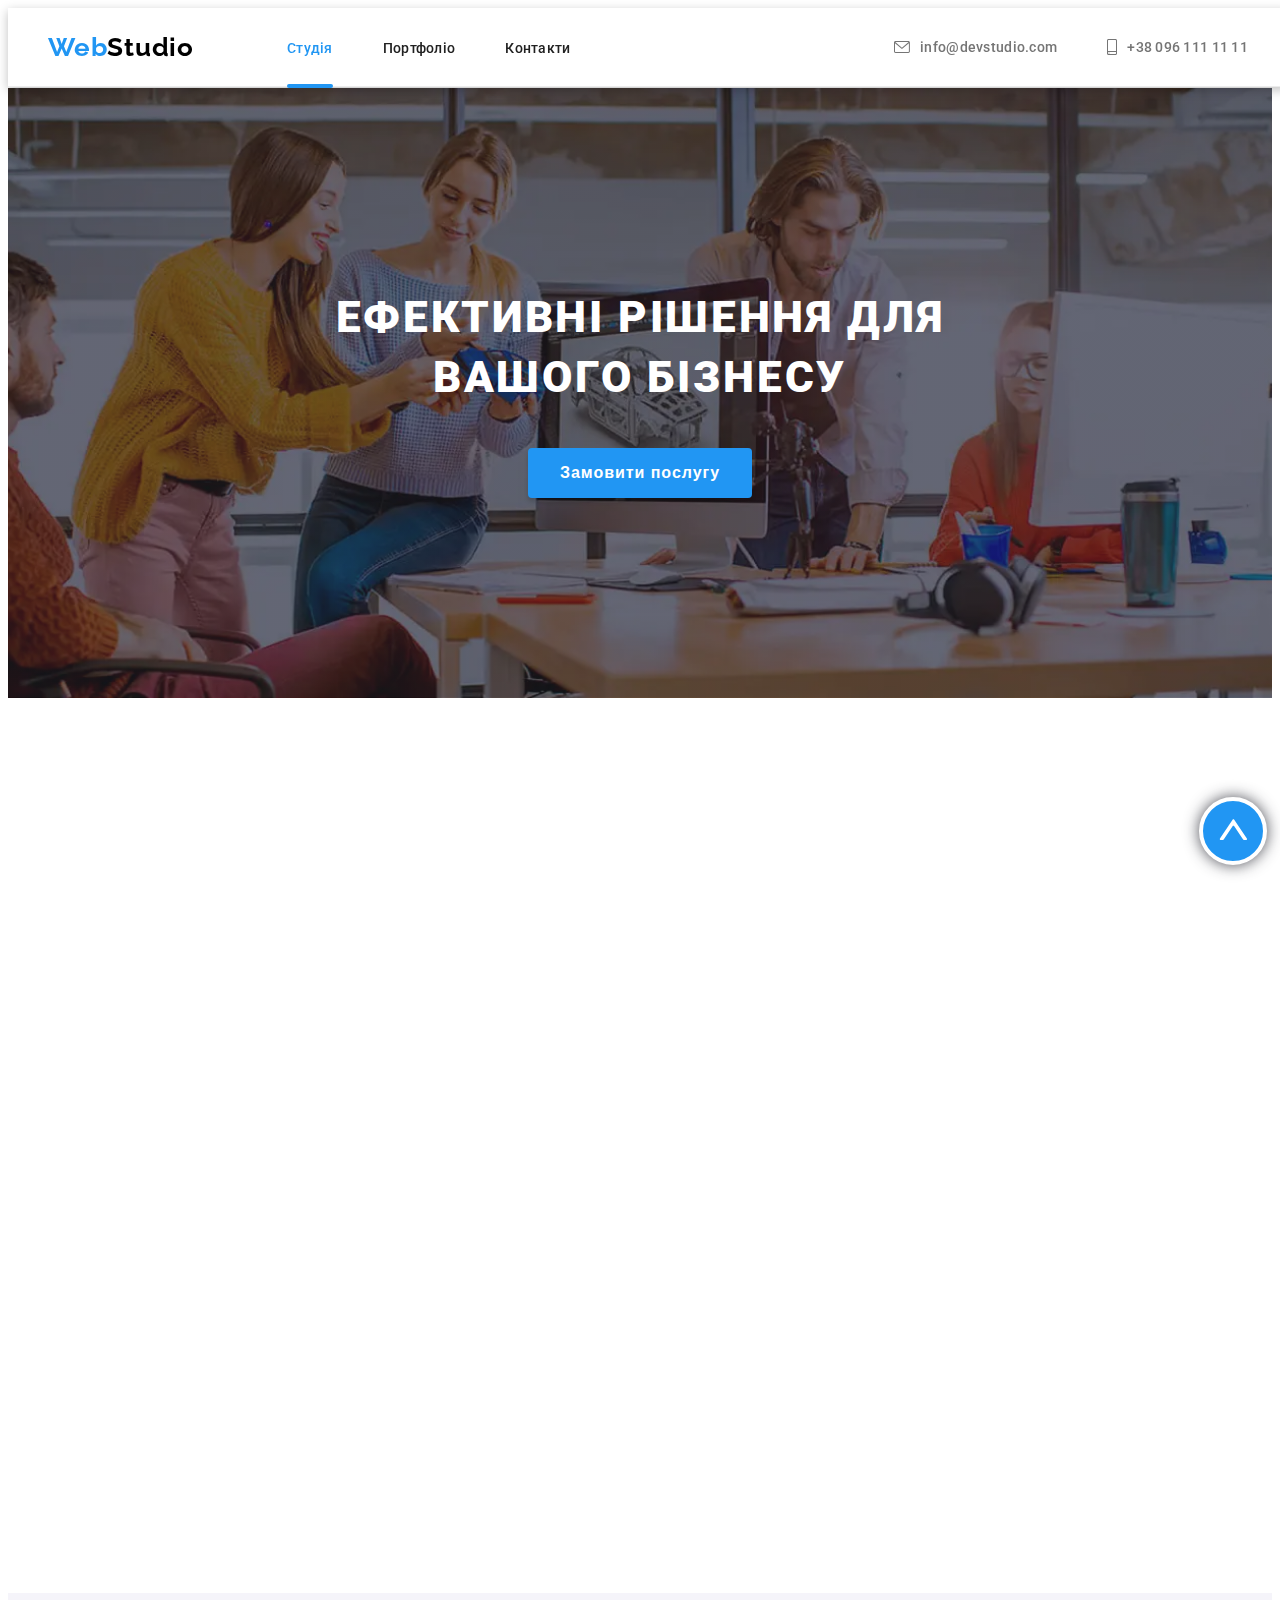
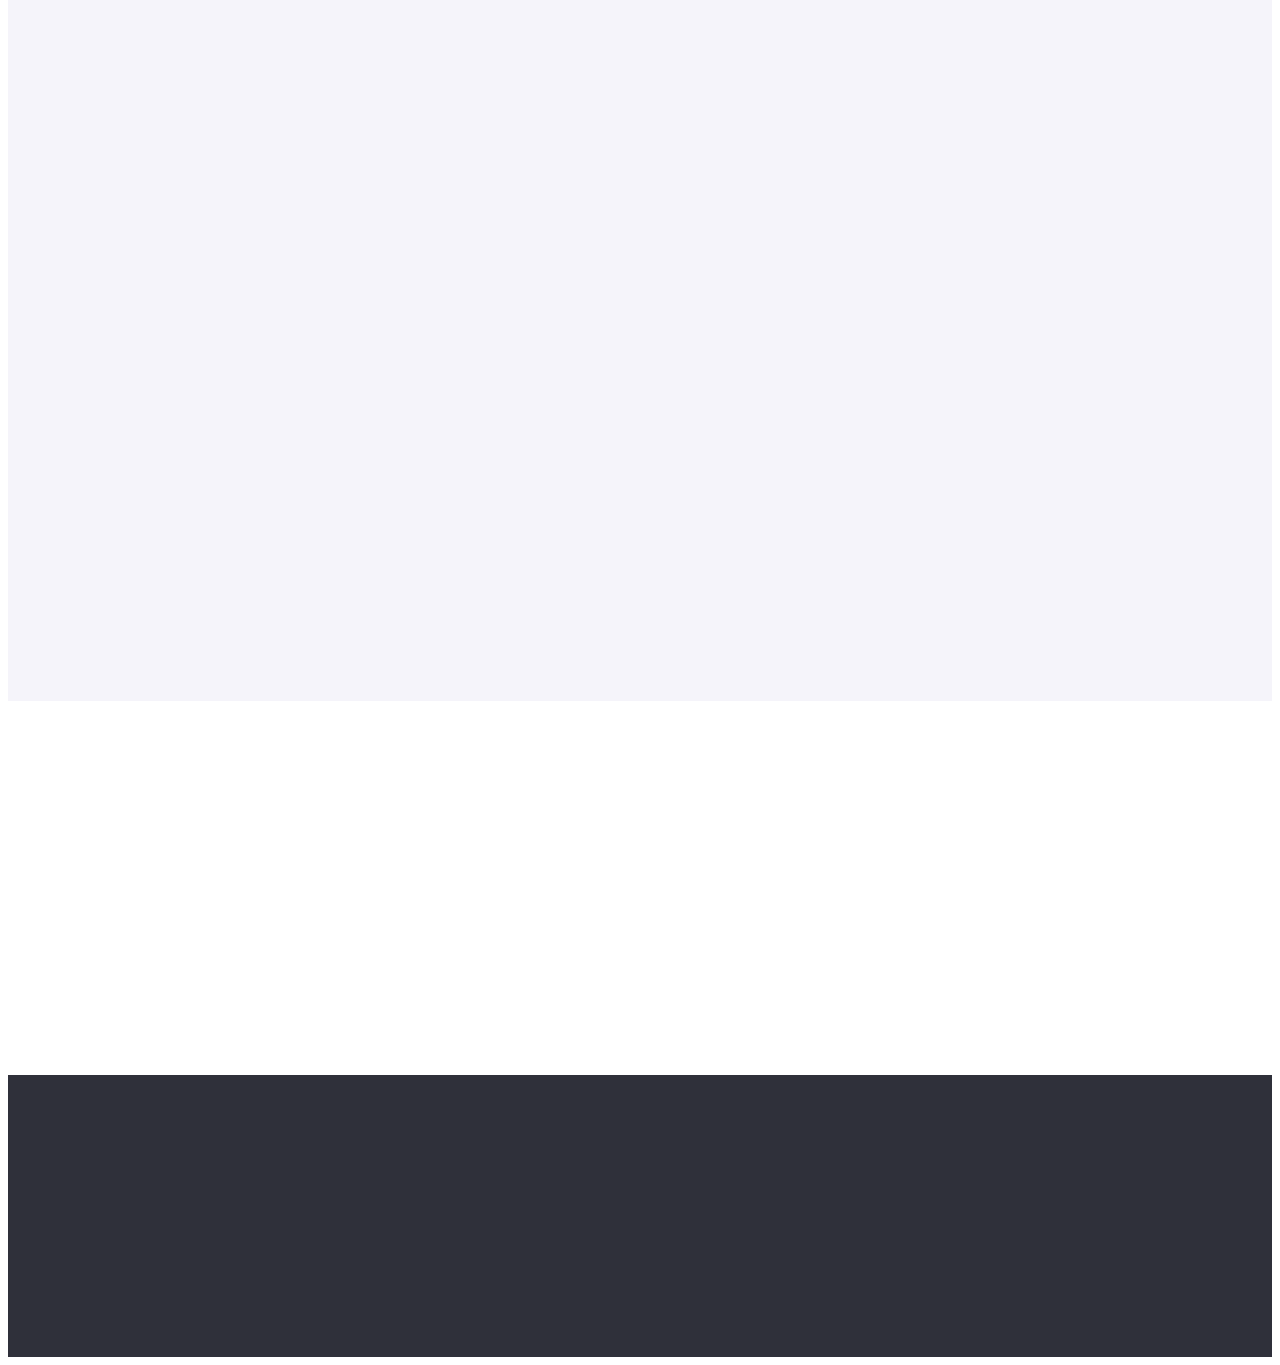
<file: index.html>
<!DOCTYPE html>
<html lang="en">
  <head>
    <meta charset="UTF-8" />
    <meta http-equiv="X-UA-Compatible" content="IE=edge" />
    <meta name="viewport" content="width=device-width, initial-scale=1.0" />
    <title>WebStudio</title>
    <link rel="preconnect" href="https://fonts.googleapis.com" />
    <link rel="preconnect" href="https://fonts.gstatic.com" crossorigin />
    <link
      href="https://fonts.googleapis.com/css2?family=Raleway:wght@700&family=Roboto:wght@400;500;700;900&display=swap"
      rel="stylesheet"
    />
    <link
      rel="stylesheet"
      href="https://cdnjs.cloudflare.com/ajax/libs/modern-normalize/2.0.0/modern-normalize.min.css"
      integrity="sha512-4xo8blKMVCiXpTaLzQSLSw3KFOVPWhm/TRtuPVc4WG6kUgjH6J03IBuG7JZPkcWMxJ5huwaBpOpnwYElP/m6wg=="
      crossorigin="anonymous"
      referrerpolicy="no-referrer"
    />
    <link rel="stylesheet" href=".//styles/main.min.css" />
    <link href="https://unpkg.com/aos@2.3.1/dist/aos.css" rel="stylesheet" />
  </head>
  <body>
    <!-- Шапка сайту -->
    <header class="header" id="header">
      <div class="container">
        <div class="header__container" data-aos="fade-down">
          <!-- Лого -->
          <a class="header__logo" href="./index.html"
            >Web<span class="header__logo__accent--header">Studio</span></a
          >
          <!-- Головна навігація сайту -->
          <nav class="header__nav">
            <ul class="header__list">
              <li class="header__item">
                <a
                  class="header__link header__link--checked"
                  href="./index.html"
                  >Студія</a
                >
              </li>
              <li class="header__item">
                <a class="header__link" href="./portfolio.html">Портфоліо</a>
              </li>
              <li class="header__item">
                <a class="header__link" href="#contacts">Контакти</a>
              </li>
            </ul>
          </nav>
          <!-- Контакти -->
          <ul class="header__contacts">
            <li class="header__contact">
              <a
                class="header__address"
                href="mailto:info@devstudio.com"
                target="_blank"
              >
                <svg class="header__icon" width="14" height="10">
                  <use href="./img/icons.svg#letter"></use>
                </svg>
                info@devstudio.com</a
              >
            </li>
            <li class="header__contact">
              <a
                class="header__address"
                href="tel:+380961111111"
                target="_blank"
              >
                <svg class="header__icon" width="10" height="14">
                  <use href="./img/icons.svg#smartphone"></use>
                </svg>
                +38 096 111 11 11</a
              >
            </li>
          </ul>
          <button data-menu-open class="header__menu">
            <svg class="header__svg" width="40" height="40">
              <use href="./img/icons.svg#menu"></use>
            </svg>
          </button>
        </div>
      </div>
    </header>
    <!-- Головна сторінка -->
    <main>
      <div class="hero__padding" id="scroll-to-top"></div>
      <!-- Головна частина сайту -->
      <section class="hero">
        <div class="container hero__container">
          <h1 class="hero__title">Ефективні рішення для вашого бізнесу</h1>
          <button class="hero__button" type="button" data-modal-open>
            Замовити послугу
          </button>
        </div>
      </section>
      <!-- Переваги -->
      <section class="advantages">
        <div class="container">
          <ul class="advantages__list">
            <li class="advantages__item" data-aos="fade-right">
              <div class="advantages__icon">
                <svg class="advantages__svg" width="70" height="70">
                  <use href="./img/icons.svg#antenna"></use>
                </svg>
              </div>
              <h3 class="advantages__subtitle">УВАГА ДО ДЕТАЛЕЙ</h3>
              <p class="advantages__desc">
                Ідейні міркування, і навіть початок повсякденної роботи з
                формування позиції.
              </p>
            </li>
            <li class="advantages__item" data-aos="fade-up">
              <div class="advantages__icon">
                <svg class="advantages__svg" width="70" height="70">
                  <use href="./img/icons.svg#clock"></use>
                </svg>
              </div>
              <h3 class="advantages__subtitle">ПУНКТУАЛЬНІСТЬ</h3>
              <p class="advantages__desc">
                Завдання організації, особливо рамки і місце навчання кадрів
                тягне у себе.
              </p>
            </li>
            <li class="advantages__item" data-aos="fade-down">
              <div class="advantages__icon">
                <svg class="advantages__svg" width="70" height="70">
                  <use href="./img/icons.svg#diagram"></use>
                </svg>
              </div>
              <h3 class="advantages__subtitle">ПЛАНУВАННЯ</h3>
              <p class="advantages__desc">
                Так само консультація з широким активом значною мірою зумовлює.
              </p>
            </li>
            <li class="advantages__item" data-aos="fade-left">
              <div class="advantages__icon">
                <svg class="advantages__svg" width="70" height="70">
                  <use href="./img/icons.svg#astronaut"></use>
                </svg>
              </div>
              <h3 class="advantages__subtitle">СУЧАСНІ ТЕХНОЛОГІЇ</h3>
              <p class="advantages__desc">
                Значимість цих проблем настільки очевидна, що реалізація
                планових завдань.
              </p>
            </li>
          </ul>
        </div>
      </section>
      <!-- Секція: Чим ми займаємося -->
      <section class="doing">
        <div class="container">
          <h2 class="doing__title" data-aos="zoom-in-up">Чим ми займаємося</h2>
          <ul class="doing__list">
            <li data-aos="zoom-in-down">
              <a href="#" class="doing__link">
                <picture>
                  <source
                    srcset="
                      ./img/desktop/doing/doing-1@1x-desktop.webp 1x,
                      ./img/desktop/doing/doing-1@2x-desktop.webp 2x
                    "
                    media="(min-width: 1200px)"
                  />
                  <img
                    class="doing__img"
                    class="Чоловік пише код"
                    src="./img/desktop/doing/doing-1@1x-desktop.webp 1x"
                  />
                </picture>
                <div class="doing__overlay">
                  <h3 class="doing__subtitle">Десктопні додатки</h3>
                </div>
              </a>
            </li>
            <li data-aos="zoom-in-up">
              <a href="#" class="doing__link">
                <picture>
                  <source
                    srcset="
                      ./img/desktop/doing/doing-2@1x-desktop.webp 1x,
                      ./img/desktop/doing/doing-2@2x-desktop.webp 2x
                    "
                    media="(min-width: 1200px)"
                  />
                  <img
                    class="doing__img"
                    class="Жінка вибирає дизайн"
                    src="./img/desktop/doing/doing-2@1x-desktop.webp 1x"
                  />
                </picture>
                <div class="doing__overlay">
                  <h3 class="doing__subtitle">Мобільні додатки</h3>
                </div>
              </a>
            </li>
            <li data-aos="zoom-in-down">
              <a href="#" class="doing__link">
                <picture>
                  <source
                    srcset="
                      ./img/desktop/doing/doing-3@1x-desktop.webp 1x,
                      ./img/desktop/doing/doing-3@2x-desktop.webp 2x
                    "
                    media="(min-width: 1200px)"
                  />
                  <img
                    class="doing__img"
                    class="Жінка вибирає колір"
                    src="./img/desktop/doing/doing-3@1x-desktop.webp 1x"
                  />
                </picture>
                <div class="doing__overlay">
                  <h3 class="doing__subtitle">Дизайнерські рішення</h3>
                </div>
              </a>
            </li>
          </ul>
        </div>
      </section>
      <!-- Секція: Наша команда -->
      <section class="team">
        <div class="container">
          <h2 class="team__title" data-aos="zoom-in-up">Наша команда</h2>
          <ul class="team__list">
            <li class="team__item" data-aos="fade-up-right">
              <picture>
                <source
                  srcset="
                    ./img/desktop/team/person-1@1x-desktop.webp 1x,
                    ./img/desktop/team/person-1@2x-desktop.webp 2x
                  "
                  media="(min-width: 1200px)"
                />
                <source
                  srcset="
                    ./img/tablet/team/person-1@1x-tablet.webp 1x,
                    ./img/tablet/team/person-1@2x-tablet.webp 2x
                  "
                  media="(min-width: 768px)"
                />
                <source
                  srcset="
                    ./img/mobile/team/person-1@1x-mobile.webp 1x,
                    ./img/mobile/team/person-1@2x-mobile.webp 2x
                  "
                  media="(max-width: 767px)"
                />
                <img
                  class="team__photo"
                  alt="Чоловік з бородою з каштановим волоссям в окулярах в бордовій сорочці"
                  src="./img/mobile/team/person-1@1x-mobile.webp 1x"
                />
              </picture>

              <h3 class="team__subtitle">Ігор Дем'яненко</h3>
              <p class="team__desc">Product Designer</p>
              <ul class="team__icons">
                <li class="team__icon">
                  <a
                    href="https://www.instagram.com/"
                    target="_blank"
                    class="team__link"
                  >
                    <svg class="team__svg" width="20" height="20">
                      <use href="./img/icons.svg#instagram"></use>
                    </svg>
                  </a>
                </li>
                <li class="team__icon">
                  <a
                    href="https://twitter.com/?lang=uk"
                    target="_blank"
                    class="team__link"
                  >
                    <svg class="team__svg" width="20" height="20">
                      <use href="./img/icons.svg#twitter"></use>
                    </svg>
                  </a>
                </li>
                <li class="team__icon">
                  <a
                    href="https://www.facebook.com/?locale=uk_UA"
                    target="_blank"
                    class="team__link"
                  >
                    <svg class="team__svg" width="20" height="20">
                      <use href="./img/icons.svg#facebook"></use>
                    </svg>
                  </a>
                </li>
                <li class="team__icon">
                  <a
                    href="https://ua.linkedin.com/"
                    target="_blank"
                    class="team__link"
                  >
                    <svg class="team__svg" width="20" height="20">
                      <use href="./img/icons.svg#linkedin"></use>
                    </svg>
                  </a>
                </li>
              </ul>
            </li>
            <li class="team__item" data-aos="fade-up">
              <picture>
                <source
                  srcset="
                    ./img/desktop/team/person-2@1x-desktop.webp 1x,
                    ./img/desktop/team/person-2@2x-desktop.webp 2x
                  "
                  media="(min-width: 1200px)"
                />
                <source
                  srcset="
                    ./img/tablet/team/person-2@1x-tablet.webp 1x,
                    ./img/tablet/team/person-2@2x-tablet.webp 2x
                  "
                  media="(min-width: 768px)"
                />
                <source
                  srcset="
                    ./img/mobile/team/person-2@1x-mobile.webp 1x,
                    ./img/mobile/team/person-2@2x-mobile.webp 2x
                  "
                  media="(max-width: 767px)"
                />
                <img
                  class="team__photo"
                  alt="Жінка з окулярами в чорному піджаку та світлим волоссям"
                  src="./img/mobile/team/person-2@1x-mobile.webp 1x"
                />
              </picture>
              <h3 class="team__subtitle">Ольга Рєпіна</h3>
              <p class="team__desc">Frontend Developer</p>
              <ul class="team__icons">
                <li class="team__icon">
                  <a
                    href="https://www.instagram.com/"
                    target="_blank"
                    class="team__link"
                  >
                    <svg class="team__svg" width="20" height="20">
                      <use href="./img/icons.svg#instagram"></use>
                    </svg>
                  </a>
                </li>
                <li class="team__icon">
                  <a
                    href="https://twitter.com/?lang=uk"
                    target="_blank"
                    class="team__link"
                  >
                    <svg class="team__svg" width="20" height="20">
                      <use href="./img/icons.svg#twitter"></use>
                    </svg>
                  </a>
                </li>
                <li class="team__icon">
                  <a
                    href="https://www.facebook.com/?locale=uk_UA"
                    target="_blank"
                    class="team__link"
                  >
                    <svg class="team__svg" width="20" height="20">
                      <use href="./img/icons.svg#facebook"></use>
                    </svg>
                  </a>
                </li>
                <li class="team__icon">
                  <a
                    href="https://ua.linkedin.com/"
                    target="_blank"
                    class="team__link"
                  >
                    <svg class="team__svg" width="20" height="20">
                      <use href="./img/icons.svg#linkedin"></use>
                    </svg>
                  </a>
                </li>
              </ul>
            </li>
            <li class="team__item" data-aos="fade-up">
              <picture>
                <source
                  srcset="
                    ./img/desktop/team/person-3@1x-desktop.webp 1x,
                    ./img/desktop/team/person-3@2x-desktop.webp 2x
                  "
                  media="(min-width: 1200px)"
                />
                <source
                  srcset="
                    ./img/tablet/team/person-3@1x-tablet.webp 1x,
                    ./img/tablet/team/person-3@2x-tablet.webp 2x
                  "
                  media="(min-width: 768px)"
                />
                <source
                  srcset="
                    ./img/mobile/team/person-3@1x-mobile.webp 1x,
                    ./img/mobile/team/person-3@2x-mobile.webp 2x
                  "
                  media="(max-width: 767px)"
                />
                <img
                  class="team__photo"
                  alt="Чоловік з бородою з каштановим волоссям в блакитній сорочці"
                  src="./img/mobile/team/person-3@1x-mobile.webp 1x"
                />
              </picture>
              <h3 class="team__subtitle">Микола Тарасов</h3>
              <p class="team__desc">Marketing</p>
              <ul class="team__icons">
                <li class="team__icon">
                  <a
                    href="https://www.instagram.com/"
                    target="_blank"
                    class="team__link"
                  >
                    <svg class="team__svg" width="20" height="20">
                      <use href="./img/icons.svg#instagram"></use>
                    </svg>
                  </a>
                </li>
                <li class="team__icon">
                  <a
                    href="https://twitter.com/?lang=uk"
                    target="_blank"
                    class="team__link"
                  >
                    <svg class="team__svg" width="20" height="20">
                      <use href="./img/icons.svg#twitter"></use>
                    </svg>
                  </a>
                </li>
                <li class="team__icon">
                  <a
                    href="https://www.facebook.com/?locale=uk_UA"
                    target="_blank"
                    class="team__link"
                  >
                    <svg class="team__svg" width="20" height="20">
                      <use href="./img/icons.svg#facebook"></use>
                    </svg>
                  </a>
                </li>
                <li class="team__icon">
                  <a
                    href="https://ua.linkedin.com/"
                    target="_blank"
                    class="team__link"
                  >
                    <svg class="team__svg" width="20" height="20">
                      <use href="./img/icons.svg#linkedin"></use>
                    </svg>
                  </a>
                </li>
              </ul>
            </li>
            <li class="team__item" data-aos="fade-up-left">
              <picture>
                <source
                  srcset="
                    ./img/desktop/team/person-4@1x-desktop.webp 1x,
                    ./img/desktop/team/person-4@2x-desktop.webp 2x
                  "
                  media="(min-width: 1200px)"
                />
                <source
                  srcset="
                    ./img/tablet/team/person-4@1x-tablet.webp 1x,
                    ./img/tablet/team/person-4@2x-tablet.webp 2x
                  "
                  media="(min-width: 768px)"
                />
                <source
                  srcset="
                    ./img/mobile/team/person-4@1x-mobile.webp 1x,
                    ./img/mobile/team/person-4@2x-mobile.webp 2x
                  "
                  media="(max-width: 767px)"
                />
                <img
                  class="team__photo"
                  alt="Чоловік в окулярах з темними бородою та волоссям в чорний футболці"
                  src="./img/mobile/team/person-4@1x-mobile.webp 1x"
                />
              </picture>
              <h3 class="team__subtitle">Михайло Єрмаков</h3>
              <p class="team__desc">UI Designer</p>
              <ul class="team__icons">
                <li class="team__icon">
                  <a
                    href="https://www.instagram.com/"
                    target="_blank"
                    class="team__link"
                  >
                    <svg class="team__svg" width="20" height="20">
                      <use href="./img/icons.svg#instagram"></use>
                    </svg>
                  </a>
                </li>
                <li class="team__icon">
                  <a
                    href="https://twitter.com/?lang=uk"
                    target="_blank"
                    class="team__link"
                  >
                    <svg class="team__svg" width="20" height="20">
                      <use href="./img/icons.svg#twitter"></use>
                    </svg>
                  </a>
                </li>
                <li class="team__icon">
                  <a
                    href="https://www.facebook.com/?locale=uk_UA"
                    target="_blank"
                    class="team__link"
                  >
                    <svg class="team__svg" width="20" height="20">
                      <use href="./img/icons.svg#facebook"></use>
                    </svg>
                  </a>
                </li>
                <li class="team__icon">
                  <a
                    href="https://ua.linkedin.com/"
                    target="_blank"
                    class="team__link"
                  >
                    <svg class="team__svg" width="20" height="20">
                      <use href="./img/icons.svg#linkedin"></use>
                    </svg>
                  </a>
                </li>
              </ul>
            </li>
          </ul>
        </div>
      </section>
      <!-- Секція: Клієнти -->
      <section class="client">
        <div class="container">
          <h2 class="client__title" data-aos="zoom-in-up">Постійні клієнти</h2>
          <ul class="client__list">
            <li class="client__item" data-aos="zoom-in-right">
              <a href="#" target="_blank" class="client__link">
                <svg class="client__icon" width="106" height="60">
                  <use href="./img/icons.svg#logo-YACO-1"></use>
                </svg>
              </a>
            </li>
            <li class="client__item" data-aos="zoom-in-right">
              <a href="#" target="_blank" class="client__link">
                <svg class="client__icon" width="106" height="60">
                  <use href="./img/icons.svg#logo-tagline-here-2"></use>
                </svg>
              </a>
            </li>
            <li class="client__item" data-aos="zoom-in-right">
              <a href="#" target="_blank" class="client__link">
                <svg class="client__icon" width="106" height="60">
                  <use href="./img/icons.svg#logo-company-3"></use>
                </svg>
              </a>
            </li>
            <li class="client__item" data-aos="zoom-in-left">
              <a href="#" target="_blank" class="client__link">
                <svg class="client__icon" width="106" height="60">
                  <use href="./img/icons.svg#logo-foster-peters-4"></use>
                </svg>
              </a>
            </li>
            <li class="client__item" data-aos="zoom-in-left">
              <a href="#" target="_blank" class="client__link">
                <svg class="client__icon" width="106" height="60">
                  <use href="./img/icons.svg#logo-brand-5"></use>
                </svg>
              </a>
            </li>
            <li class="client__item" data-aos="zoom-in-left">
              <a href="#" target="_blank" class="client__link">
                <svg class="client__icon" width="106" height="60">
                  <use href="./img/icons.svg#logo-tag-line-6"></use>
                </svg>
              </a>
            </li>
          </ul>
        </div>
      </section>
    </main>
    <!-- Підвал сайту -->
    <footer class="footer" id="contacts">
      <div class="container">
        <div class="footer__container">
          <div class="footer__addressing" data-aos="fade-up-right">
            <a class="footer__logo" href="#header"
              >Web<span class="footer__logo__accent--footer">Studio</span></a
            >
            <address class="footer__address">
              <ul class="footer__list">
                <li class="footer__item">
                  <a
                    class="footer__map"
                    target="_blank"
                    href="https://www.google.com/maps/place/Lesi+Ukrainky+Blvd,+26,+Kyiv,+Ukraine,+02000/@50.4265807,30.5383858,17z/data=!3m1!4b1!4m6!3m5!1s0x40d4cf0e033ecbe9:0x57a4dffefec77da0!8m2!3d50.4265807!4d30.5383858!16s%2Fg%2F1tctq5jv?entry=ttu"
                    >м. Київ, пр-т Лесі Українки, 26</a
                  >
                </li>
                <li class="footer__item">
                  <a
                    class="footer__connection"
                    href="mailto:info@devstudio.com"
                    target="_blank"
                    >info@devstudio.com</a
                  >
                </li>
                <li class="footer__item">
                  <a
                    class="footer__connection"
                    href="tel:+380961111111"
                    target="_blank"
                    >+38 096 111 11 11</a
                  >
                </li>
              </ul>
            </address>
          </div>
          <div class="footer__icon" data-aos="fade-up">
            <h2 class="footer__title">приєднуйтесь</h2>
            <ul class="footer__icons">
              <li class="footer__element">
                <a
                  href="https://www.instagram.com/"
                  target="_blank"
                  class="footer__link"
                >
                  <svg class="footer__svg" width="20" height="20">
                    <use href="./img/icons.svg#instagram"></use>
                  </svg>
                </a>
              </li>
              <li class="footer__element">
                <a
                  href="https://twitter.com/?lang=uk"
                  target="_blank"
                  class="footer__link"
                >
                  <svg class="footer__svg" width="20" height="20">
                    <use href="./img/icons.svg#twitter"></use>
                  </svg>
                </a>
              </li>
              <li class="footer__element">
                <a
                  href="https://www.facebook.com/?locale=uk_UA"
                  target="_blank"
                  class="footer__link"
                >
                  <svg class="footer__svg" width="20" height="20">
                    <use href="./img/icons.svg#facebook"></use>
                  </svg>
                </a>
              </li>
              <li class="footer__element">
                <a
                  href="https://ua.linkedin.com/"
                  target="_blank"
                  class="footer__link"
                >
                  <svg class="footer__svg" width="20" height="20">
                    <use href="./img/icons.svg#linkedin"></use>
                  </svg>
                </a>
              </li>
            </ul>
          </div>
          <form action="" class="footer__form" data-aos="fade-up-left">
            <h2 class="footer__call">Підпишіться на розсилку</h2>
            <div class="footer__structure">
              <input
                type="email"
                class="footer__input"
                placeholder="E-mail"
                required
              />
              <button class="footer__btn" type="submit">
                Підписатися
                <svg class="footer__badge" width="24" height="24">
                  <use href="./img/icons.svg#send"></use>
                </svg>
              </button>
            </div>
          </form>
        </div>
      </div>
    </footer>
    <!-- Modal -->
    <div class="backdrop is-hidden" data-modal>
      <div class="modal">
        <form action="" class="form">
          <button class="modal__close-btn" type="button" data-modal-close>
            <svg class="modal__close-icon" width="18" height="18">
              <use href="./img/icons.svg#close-cross"></use>
            </svg>
          </button>
          <h2 class="modal__title">Залиште свої дані, ми вам передзвонимо</h2>
          <ul class="modal__list">
            <li class="modal__item">
              <label for="name" class="modal__name"
                >Ім'я
                <input id="name" type="text" class="modal__input" required />
                <svg class="modal__svg" width="18" height="18">
                  <use href="./img/icons.svg#person-blank"></use>
                </svg>
              </label>
            </li>
            <li class="modal__item">
              <label for="phone" class="modal__name"
                >Телефон
                <input id="phone" type="tel" class="modal__input" required />
                <svg class="modal__svg" width="18" height="18">
                  <use href="./img/icons.svg#phone-blank"></use>
                </svg>
              </label>
            </li>
            <li class="modal__item">
              <label for="email" class="modal__name"
                >Пошта
                <input id="email" type="email" class="modal__input" required />
                <svg class="modal__svg" width="18" height="18">
                  <use href="./img/icons.svg#email-blank"></use>
                </svg>
              </label>
            </li>
            <li class="modal__item">
              <label for="coment" class="modal__name"
                >Коментар
                <textarea
                  id="coment"
                  cols="30"
                  rows="10"
                  class="modal__coment"
                  placeholder="Введіть текст"
                ></textarea>
              </label>
            </li>
          </ul>
          <label class="modal__label">
            <input type="checkbox" class="modal__checkbox" required />
            <div class="modal__fake">
              <svg class="modal__icon" width="11" height="8">
                <use href="./img/icons.svg#tick"></use>
              </svg>
            </div>
            <p class="modal__text">
              Погоджуюся з розсилкою та приймаю
              <a href="" class="modal__link">Умови договору</a>
            </p>
          </label>
          <button class="modal__btn" type="submit">Відправити</button>
        </form>
      </div>
    </div>
    <div data-menu class="backdrop__mobile is-hidden">
      <div class="menu">
        <ul class="menu__nav">
          <li class="menu__item">
            <a href="./index.html" class="menu__link menu__link--checked"
              >Студія</a
            >
          </li>
          <li class="menu__item">
            <a href="./portfolio.html" class="menu__link">Портфоліо</a>
          </li>
          <li class="menu__item">
            <a href="#contacts" class="menu__link">Контакти</a>
          </li>
        </ul>
        <div class="menu__container">
          <ul class="menu__contacts">
            <li class="menu__contact">
              <a href="tel:+380961111111" class="menu__tel"
                >+38 096 111 11 11</a
              >
            </li>
            <li class="menu__contact">
              <a href="mailto:info@devstudio.com" class="menu__address"
                >info@devstudio.com</a
              >
            </li>
          </ul>
          <ul class="menu__socials">
            <li class="menu__social">
              <a
                target="_blank"
                href="https://www.instagram.com/"
                class="menu__run"
                >Instagram</a
              >
              <div class="menu__line"></div>
            </li>
            <li class="menu__social">
              <a
                target="_blank"
                href="https://twitter.com/?lang=uk"
                class="menu__run"
                >Twitter</a
              >
              <div class="menu__line"></div>
            </li>
            <li class="menu__social">
              <a
                target="_blank"
                href="https://www.facebook.com/?locale=uk_UA"
                class="menu__run"
                >Facebook</a
              >
              <div class="menu__line"></div>
            </li>
            <li class="menu__social">
              <a
                target="_blank"
                href="https://ua.linkedin.com/"
                class="menu__run"
                >LinkedIn</a
              >
            </li>
          </ul>
          <button data-menu-close class="menu__btn">
            <svg class="menu__svg" width="40" height="40">
              <use href="./img/icons.svg#big-cross"></use>
            </svg>
          </button>
        </div>
      </div>
    </div>
    <!-- Scroll to top -->
    <a class="scroll__link" href="#scroll-to-top">
      <svg class="scroll__icon" width="29" height="22">
        <use href="./img/icons.svg#top-arrow"></use>
      </svg>
    </a>
    <script src="https://unpkg.com/aos@2.3.1/dist/aos.js"></script>
    <script>
      AOS.init();
    </script>
    <script src="./js/modal.js"></script>
    <script src="./js/menu.js"></script>
  </body>
</html>
</file>
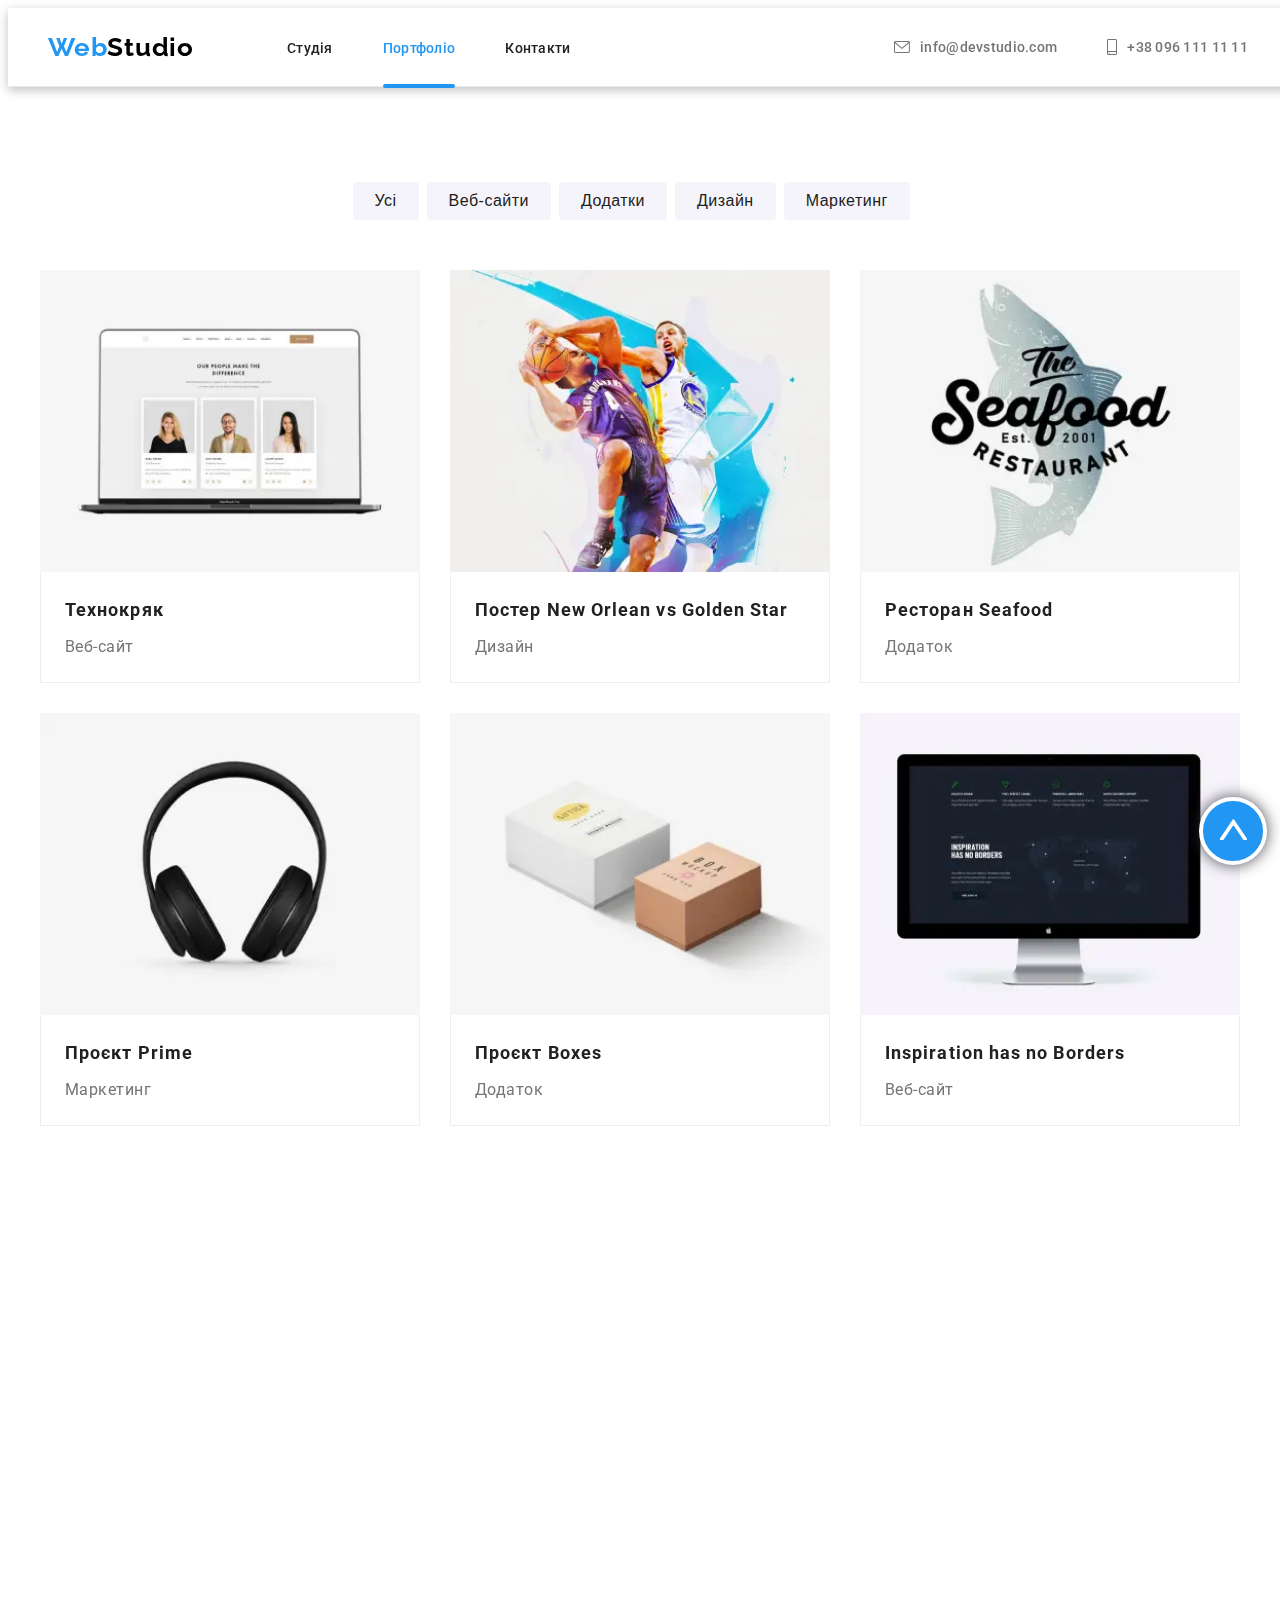
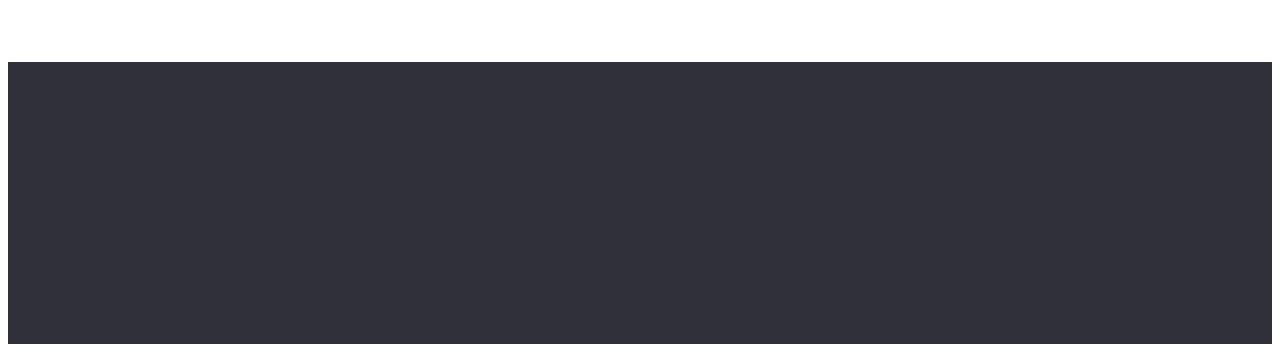
<file: portfolio.html>
<!DOCTYPE html>
<html lang="en">
  <head>
    <meta charset="UTF-8" />
    <meta name="viewport" content="width=device-width, initial-scale=1.0" />
    <title>WebStudio</title>
    <link rel="preconnect" href="https://fonts.googleapis.com" />
    <link rel="preconnect" href="https://fonts.gstatic.com" crossorigin />
    <link
      href="https://fonts.googleapis.com/css2?family=Raleway:wght@700&family=Roboto:wght@400;500;700;900&display=swap"
      rel="stylesheet"
    />
    <link
      rel="stylesheet"
      href="https://cdnjs.cloudflare.com/ajax/libs/modern-normalize/2.0.0/modern-normalize.min.css"
      integrity="sha512-4xo8blKMVCiXpTaLzQSLSw3KFOVPWhm/TRtuPVc4WG6kUgjH6J03IBuG7JZPkcWMxJ5huwaBpOpnwYElP/m6wg=="
      crossorigin="anonymous"
      referrerpolicy="no-referrer"
    />
    <link rel="stylesheet" href="./styles/portfolio.min.css" />
    <link href="https://unpkg.com/aos@2.3.1/dist/aos.css" rel="stylesheet" />
  </head>
  <body>
    <header class="header" id="header">
      <div class="container">
        <div class="header__container" data-aos="fade-down">
          <!-- Лого -->
          <a class="header__logo" href="./index.html"
            >Web<span class="header__logo__accent--header">Studio</span></a
          >
          <!-- Головна навігація сайту -->
          <nav class="header__nav">
            <ul class="header__list">
              <li class="header__item">
                <a class="header__link" href="./index.html">Студія</a>
              </li>
              <li class="header__item">
                <a
                  class="header__link header__link--checked"
                  href="./portfolio.html"
                  >Портфоліо</a
                >
              </li>
              <li class="header__item">
                <a class="header__link" href="#contacts">Контакти</a>
              </li>
            </ul>
          </nav>
          <!-- Контакти -->
          <ul class="header__contacts">
            <li class="header__contact">
              <a
                class="header__address"
                href="mailto:info@devstudio.com"
                target="_blank"
              >
                <svg class="header__icon" width="14" height="10">
                  <use href="./img/icons.svg#letter"></use>
                </svg>
                info@devstudio.com</a
              >
            </li>
            <li class="header__contact">
              <a
                class="header__address"
                href="tel:+380961111111"
                target="_blank"
              >
                <svg class="header__icon" width="10" height="14">
                  <use href="./img/icons.svg#smartphone"></use>
                </svg>
                +38 096 111 11 11</a
              >
            </li>
          </ul>
          <button data-menu-open class="header__menu">
            <svg class="header__svg" width="40" height="40">
              <use href="./img/icons.svg#menu"></use>
            </svg>
          </button>
        </div>
      </div>
    </header>
    <!-- Головна сторінка сайту -->
    <main>
      <div class="hero__padding" id="scroll-to-top"></div>
      <!-- Кнопки -->
      <section class="btn">
        <div class="container">
          <ul class="btn__list">
            <li class="btn__item" data-aos="fade-right">
              <button class="btn__btn" type="button">Усі</button>
            </li>
            <li class="btn__item" data-aos="fade-down-right">
              <button class="btn__btn" type="button">Веб-сайти</button>
            </li>
            <li class="btn__item" data-aos="fade-down">
              <button class="btn__btn" type="button">Додатки</button>
            </li>
            <li class="btn__item" data-aos="fade-down-left">
              <button class="btn__btn" type="button">Дизайн</button>
            </li>
            <li class="btn__item" data-aos="fade-left">
              <button class="btn__btn" type="button">Маркетинг</button>
            </li>
          </ul>
        </div>
      </section>
      <!-- Статті -->
      <section class="article">
        <div class="container">
          <ul class="article__list">
            <!-- Перша стаття -->
            <li class="article__item" data-aos="fade-down-right">
              <a href="#" class="article__link">
                <article class="article__article">
                  <div class="article__photo">
                    <picture>
                      <source
                        srcset="
                          ./img/desktop/portfolio/product-1@1x-desktop.webp 1x,
                          ./img/desktop/portfolio/product-1@2x-desktop.webp 2x
                        "
                        media="(min-width: 1200px)"
                      />
                      <source
                        srcset="
                          ./img/tablet/portfolio/product-1@1x-tablet.webp 1x,
                          ./img/tablet/portfolio/product-1@2x-tablet.webp 2x
                        "
                        media="(min-width: 768px)"
                      />
                      <source
                        srcset="
                          ./img/mobile/portfolio/product-1@1x-mobile.webp 1x,
                          ./img/mobile/portfolio/product-1@2x-mobile.webp 2x
                        "
                        media="(max-width: 767px)"
                      />
                      <img
                        class="portfolio__content"
                        alt="Веб-сайт Технокряк"
                        src="./img/mobile/portfolio/product-1@1x-mobile.webp 1x"
                      />
                    </picture>
                    <div class="article__overlay">
                      <p class="article__text">
                        Ресурс пропонує комплексні пропозиції з різним рівнем
                        функціоналу та сервісів. Все це дозволить відвідувачу
                        отримати вичерпні відомості про компанію чи приватну
                        особу.
                      </p>
                    </div>
                  </div>
                  <div class="article__container">
                    <h2 class="article__title">Технокряк</h2>
                    <p class="article__desc">Веб-сайт</p>
                  </div>
                </article>
              </a>
            </li>
            <!-- Друга стаття -->
            <li class="article__item" data-aos="fade-down">
              <a href="#" class="article__link">
                <article class="article__article">
                  <div class="article__photo">
                    <picture>
                      <source
                        srcset="
                          ./img/desktop/portfolio/product-2@1x-desktop.webp 1x,
                          ./img/desktop/portfolio/product-2@2x-desktop.webp 2x
                        "
                        media="(min-width: 1200px)"
                      />
                      <source
                        srcset="
                          ./img/tablet/portfolio/product-2@1x-tablet.webp 1x,
                          ./img/tablet/portfolio/product-2@2x-tablet.webp 2x
                        "
                        media="(min-width: 768px)"
                      />
                      <source
                        srcset="
                          ./img/mobile/portfolio/product-2@1x-mobile.webp 1x,
                          ./img/mobile/portfolio/product-2@2x-mobile.webp 2x
                        "
                        media="(max-width: 767px)"
                      />
                      <img
                        class="portfolio__content"
                        alt="Постер New Orlean vs Golden Star"
                        src="./img/mobile/portfolio/product-2@1x-mobile.webp 1x"
                      />
                    </picture>
                    <div class="article__overlay">
                      <p class="article__text">
                        Ресурс пропонує комплексні пропозиції з різним рівнем
                        функціоналу та сервісів. Все це дозволить відвідувачу
                        отримати вичерпні відомості про компанію чи приватну
                        особу.
                      </p>
                    </div>
                  </div>
                  <div class="article__container">
                    <h2 class="article__title">
                      Постер New Orlean vs Golden Star
                    </h2>
                    <p class="article__desc">Дизайн</p>
                  </div>
                </article>
              </a>
            </li>
            <!-- Третя стаття -->
            <li class="article__item" data-aos="fade-down-left">
              <a href="#" class="article__link">
                <article class="article__article">
                  <div class="article__photo">
                    <picture>
                      <source
                        srcset="
                          ./img/desktop/portfolio/product-3@1x-desktop.webp 1x,
                          ./img/desktop/portfolio/product-3@2x-desktop.webp 2x
                        "
                        media="(min-width: 1200px)"
                      />
                      <source
                        srcset="
                          ./img/tablet/portfolio/product-3@1x-tablet.webp 1x,
                          ./img/tablet/portfolio/product-3@2x-tablet.webp 2x
                        "
                        media="(min-width: 768px)"
                      />
                      <source
                        srcset="
                          ./img/mobile/portfolio/product-3@1x-mobile.webp 1x,
                          ./img/mobile/portfolio/product-3@2x-mobile.webp 2x
                        "
                        media="(max-width: 767px)"
                      />
                      <img
                        class="portfolio__content"
                        alt="Ресторан Seafood"
                        src="./img/mobile/portfolio/product-3@1x-mobile.webp 1x"
                      />
                    </picture>
                    <div class="article__overlay">
                      <p class="article__text">
                        Ресурс пропонує комплексні пропозиції з різним рівнем
                        функціоналу та сервісів. Все це дозволить відвідувачу
                        отримати вичерпні відомості про компанію чи приватну
                        особу.
                      </p>
                    </div>
                  </div>
                  <div class="article__container">
                    <h2 class="article__title">Ресторан Seafood</h2>
                    <p class="article__desc">Додаток</p>
                  </div>
                </article>
              </a>
            </li>
            <!-- Четверта стаття -->
            <li class="article__item" data-aos="fade-right">
              <a href="#" class="article__link">
                <article class="article__article">
                  <div class="article__photo">
                    <picture>
                      <source
                        srcset="
                          ./img/desktop/portfolio/product-4@1x-desktop.webp 1x,
                          ./img/desktop/portfolio/product-4@2x-desktop.webp 2x
                        "
                        media="(min-width: 1200px)"
                      />
                      <source
                        srcset="
                          ./img/tablet/portfolio/product-4@1x-tablet.webp 1x,
                          ./img/tablet/portfolio/product-4@2x-tablet.webp 2x
                        "
                        media="(min-width: 768px)"
                      />
                      <source
                        srcset="
                          ./img/mobile/portfolio/product-4@1x-mobile.webp 1x,
                          ./img/mobile/portfolio/product-4@2x-mobile.webp 2x
                        "
                        media="(max-width: 767px)"
                      />
                      <img
                        class="portfolio__content"
                        alt="Навушники"
                        src="./img/mobile/portfolio/product-4@1x-mobile.webp 1x"
                      />
                    </picture>
                    <div class="article__overlay">
                      <p class="article__text">
                        Ресурс пропонує комплексні пропозиції з різним рівнем
                        функціоналу та сервісів. Все це дозволить відвідувачу
                        отримати вичерпні відомості про компанію чи приватну
                        особу.
                      </p>
                    </div>
                  </div>
                  <div class="article__container">
                    <h2 class="article__title">Проєкт Prime</h2>
                    <p class="article__desc">Маркетинг</p>
                  </div>
                </article>
              </a>
            </li>
            <!-- П'ята стаття -->
            <li class="article__item" data-aos="zoom-in">
              <a href="#" class="article__link">
                <article class="article__article">
                  <div class="article__photo">
                    <picture>
                      <source
                        srcset="
                          ./img/desktop/portfolio/product-5@1x-desktop.webp 1x,
                          ./img/desktop/portfolio/product-5@2x-desktop.webp 2x
                        "
                        media="(min-width: 1200px)"
                      />
                      <source
                        srcset="
                          ./img/tablet/portfolio/product-5@1x-tablet.webp 1x,
                          ./img/tablet/portfolio/product-5@2x-tablet.webp 2x
                        "
                        media="(min-width: 768px)"
                      />
                      <source
                        srcset="
                          ./img/mobile/portfolio/product-5@1x-mobile.webp 1x,
                          ./img/mobile/portfolio/product-5@2x-mobile.webp 2x
                        "
                        media="(max-width: 767px)"
                      />
                      <img
                        class="portfolio__content"
                        alt="дві коробки"
                        src="./img/mobile/portfolio/product-5@1x-mobile.webp 1x"
                      />
                    </picture>
                    <div class="article__overlay">
                      <p class="article__text">
                        Ресурс пропонує комплексні пропозиції з різним рівнем
                        функціоналу та сервісів. Все це дозволить відвідувачу
                        отримати вичерпні відомості про компанію чи приватну
                        особу.
                      </p>
                    </div>
                  </div>
                  <div class="article__container">
                    <h2 class="article__title">Проєкт Boxes</h2>
                    <p class="article__desc">Додаток</p>
                  </div>
                </article>
              </a>
            </li>
            <!-- Шоста стаття -->
            <li class="article__item" data-aos="fade-left">
              <a href="#" class="article__link">
                <article class="article__article">
                  <div class="article__photo">
                    <picture>
                      <source
                        srcset="
                          ./img/desktop/portfolio/product-6@1x-desktop.webp 1x,
                          ./img/desktop/portfolio/product-6@2x-desktop.webp 2x
                        "
                        media="(min-width: 1200px)"
                      />
                      <source
                        srcset="
                          ./img/tablet/portfolio/product-6@1x-tablet.webp 1x,
                          ./img/tablet/portfolio/product-6@2x-tablet.webp 2x
                        "
                        media="(min-width: 768px)"
                      />
                      <source
                        srcset="
                          ./img/mobile/portfolio/product-6@1x-mobile.webp 1x,
                          ./img/mobile/portfolio/product-6@2x-mobile.webp 2x
                        "
                        media="(max-width: 767px)"
                      />
                      <img
                        class="portfolio__content"
                        alt="сайт Inspiration has no Borders"
                        src="./img/mobile/portfolio/product-6@1x-mobile.webp 1x"
                      />
                    </picture>
                    <div class="article__overlay">
                      <p class="article__text">
                        Ресурс пропонує комплексні пропозиції з різним рівнем
                        функціоналу та сервісів. Все це дозволить відвідувачу
                        отримати вичерпні відомості про компанію чи приватну
                        особу.
                      </p>
                    </div>
                  </div>
                  <div class="article__container">
                    <h2 class="article__title">Inspiration has no Borders</h2>
                    <p class="article__desc">Веб-сайт</p>
                  </div>
                </article>
              </a>
            </li>
            <!-- Сьома стаття -->
            <li class="article__item" data-aos="fade-up-right">
              <a href="#" class="article__link">
                <article class="article__article">
                  <div class="article__photo">
                    <picture>
                      <source
                        srcset="
                          ./img/desktop/portfolio/product-7@1x-desktop.webp 1x,
                          ./img/desktop/portfolio/product-7@2x-desktop.webp 2x
                        "
                        media="(min-width: 1200px)"
                      />
                      <source
                        srcset="
                          ./img/tablet/portfolio/product-7@1x-tablet.webp 1x,
                          ./img/tablet/portfolio/product-7@2x-tablet.webp 2x
                        "
                        media="(min-width: 768px)"
                      />
                      <source
                        srcset="
                          ./img/mobile/portfolio/product-7@1x-mobile.webp 1x,
                          ./img/mobile/portfolio/product-7@2x-mobile.webp 2x
                        "
                        media="(max-width: 767px)"
                      />
                      <img
                        class="portfolio__content"
                        alt="Видання Limited Edition"
                        src="./img/mobile/portfolio/product-7@1x-mobile.webp 1x"
                      />
                    </picture>
                    <div class="article__overlay">
                      <p class="article__text">
                        Ресурс пропонує комплексні пропозиції з різним рівнем
                        функціоналу та сервісів. Все це дозволить відвідувачу
                        отримати вичерпні відомості про компанію чи приватну
                        особу.
                      </p>
                    </div>
                  </div>
                  <div class="article__container">
                    <h2 class="article__title">Видання Limited Edition</h2>
                    <p class="article__desc">Дизайн</p>
                  </div>
                </article>
              </a>
            </li>
            <!-- Восьма стаття -->
            <li class="article__item" data-aos="fade-up">
              <a href="#" class="article__link">
                <article class="article__article">
                  <div class="article__photo">
                    <picture>
                      <source
                        srcset="
                          ./img/desktop/portfolio/product-8@1x-desktop.webp 1x,
                          ./img/desktop/portfolio/product-8@2x-desktop.webp 2x
                        "
                        media="(min-width: 1200px)"
                      />
                      <source
                        srcset="
                          ./img/tablet/portfolio/product-8@1x-tablet.webp 1x,
                          ./img/tablet/portfolio/product-8@2x-tablet.webp 2x
                        "
                        media="(min-width: 768px)"
                      />
                      <source
                        srcset="
                          ./img/mobile/portfolio/product-8@1x-mobile.webp 1x,
                          ./img/mobile/portfolio/product-8@2x-mobile.webp 2x
                        "
                        media="(max-width: 767px)"
                      />
                      <img
                        class="portfolio__content"
                        alt="Проєкт LAB"
                        src="./img/mobile/portfolio/product-8@1x-mobile.webp 1x"
                      />
                    </picture>
                    <div class="article__overlay">
                      <p class="article__text">
                        Ресурс пропонує комплексні пропозиції з різним рівнем
                        функціоналу та сервісів. Все це дозволить відвідувачу
                        отримати вичерпні відомості про компанію чи приватну
                        особу.
                      </p>
                    </div>
                  </div>
                  <div class="article__container">
                    <h2 class="article__title">Проєкт LAB</h2>
                    <p class="article__desc">Маркетинг</p>
                  </div>
                </article>
              </a>
            </li>
            <!-- Дев'ята стаття -->
            <li class="article__item" data-aos="fade-up-left">
              <a href="#" class="article__link">
                <article class="article__article">
                  <div class="article__photo">
                    <picture>
                      <source
                        srcset="
                          ./img/desktop/portfolio/product-9@1x-desktop.webp 1x,
                          ./img/desktop/portfolio/product-9@2x-desktop.webp 2x
                        "
                        media="(min-width: 1200px)"
                      />
                      <source
                        srcset="
                          ./img/tablet/portfolio/product-9@1x-tablet.webp 1x,
                          ./img/tablet/portfolio/product-9@2x-tablet.webp 2x
                        "
                        media="(min-width: 768px)"
                      />
                      <source
                        srcset="
                          ./img/mobile/portfolio/product-9@1x-mobile.webp 1x,
                          ./img/mobile/portfolio/product-9@2x-mobile.webp 2x
                        "
                        media="(max-width: 767px)"
                      />
                      <img
                        class="portfolio__content"
                        alt="додаток Growing Business"
                        src="./img/mobile/portfolio/product-9@1x-mobile.webp 1x"
                      />
                    </picture>
                    <div class="article__overlay">
                      <p class="article__text">
                        Ресурс пропонує комплексні пропозиції з різним рівнем
                        функціоналу та сервісів. Все це дозволить відвідувачу
                        отримати вичерпні відомості про компанію чи приватну
                        особу.
                      </p>
                    </div>
                  </div>
                  <div class="article__container">
                    <h2 class="article__title">Growing Business</h2>
                    <p class="article__desc">Додаток</p>
                  </div>
                </article>
              </a>
            </li>
          </ul>
        </div>
      </section>
    </main>
    <!-- Підвал сайту -->
    <footer class="footer" id="contacts">
      <div class="container">
        <div class="footer__container">
          <div class="footer__addressing" data-aos="fade-up-right">
            <a class="footer__logo" href="#header"
              >Web<span class="footer__logo__accent--footer">Studio</span></a
            >
            <address class="footer__address">
              <ul class="footer__list">
                <li class="footer__item">
                  <a
                    class="footer__map"
                    target="_blank"
                    href="https://www.google.com/maps/place/Lesi+Ukrainky+Blvd,+26,+Kyiv,+Ukraine,+02000/@50.4265807,30.5383858,17z/data=!3m1!4b1!4m6!3m5!1s0x40d4cf0e033ecbe9:0x57a4dffefec77da0!8m2!3d50.4265807!4d30.5383858!16s%2Fg%2F1tctq5jv?entry=ttu"
                    >м. Київ, пр-т Лесі Українки, 26</a
                  >
                </li>
                <li class="footer__item">
                  <a
                    class="footer__connection"
                    href="mailto:info@devstudio.com"
                    target="_blank"
                    >info@devstudio.com</a
                  >
                </li>
                <li class="footer__item">
                  <a
                    class="footer__connection"
                    href="tel:+380961111111"
                    target="_blank"
                    >+38 096 111 11 11</a
                  >
                </li>
              </ul>
            </address>
          </div>
          <div class="footer__icon" data-aos="fade-up">
            <h2 class="footer__title">приєднуйтесь</h2>
            <ul class="footer__icons">
              <li class="footer__element">
                <a
                  href="https://www.instagram.com/"
                  target="_blank"
                  class="footer__link"
                >
                  <svg class="footer__svg" width="20" height="20">
                    <use href="./img/icons.svg#instagram"></use>
                  </svg>
                </a>
              </li>
              <li class="footer__element">
                <a
                  href="https://twitter.com/?lang=uk"
                  target="_blank"
                  class="footer__link"
                >
                  <svg class="footer__svg" width="20" height="20">
                    <use href="./img/icons.svg#twitter"></use>
                  </svg>
                </a>
              </li>
              <li class="footer__element">
                <a
                  href="https://www.facebook.com/?locale=uk_UA"
                  target="_blank"
                  class="footer__link"
                >
                  <svg class="footer__svg" width="20" height="20">
                    <use href="./img/icons.svg#facebook"></use>
                  </svg>
                </a>
              </li>
              <li class="footer__element">
                <a
                  href="https://ua.linkedin.com/"
                  target="_blank"
                  class="footer__link"
                >
                  <svg class="footer__svg" width="20" height="20">
                    <use href="./img/icons.svg#linkedin"></use>
                  </svg>
                </a>
              </li>
            </ul>
          </div>
          <form action="" class="footer__form" data-aos="fade-up-left">
            <h2 class="footer__call">Підпишіться на розсилку</h2>
            <div class="footer__structure">
              <input
                type="email"
                class="footer__input"
                placeholder="E-mail"
                required
              />
              <button class="footer__btn" type="submit">
                Підписатися
                <svg class="footer__badge" width="24" height="24">
                  <use href="./img/icons.svg#send"></use>
                </svg>
              </button>
            </div>
          </form>
        </div>
      </div>
    </footer>
    <div data-menu class="backdrop__mobile is-hidden">
      <div class="menu">
        <ul class="menu__nav">
          <li class="menu__item">
            <a href="./index.html" class="menu__link">Студія</a>
          </li>
          <li class="menu__item">
            <a href="./portfolio.html" class="menu__link menu__link--checked"
              >Портфоліо</a
            >
          </li>
          <li class="menu__item">
            <a href="#contacts" class="menu__link">Контакти</a>
          </li>
        </ul>
        <div class="menu__container">
          <ul class="menu__contacts">
            <li class="menu__contact">
              <a href="tel:+380961111111" class="menu__tel"
                >+38 096 111 11 11</a
              >
            </li>
            <li class="menu__contact">
              <a href="mailto:info@devstudio.com" class="menu__address"
                >info@devstudio.com</a
              >
            </li>
          </ul>
          <ul class="menu__socials">
            <li class="menu__social">
              <a
                target="_blank"
                href="https://www.instagram.com/"
                class="menu__run"
                >Instagram</a
              >
              <div class="menu__line"></div>
            </li>
            <li class="menu__social">
              <a
                target="_blank"
                href="https://twitter.com/?lang=uk"
                class="menu__run"
                >Twitter</a
              >
              <div class="menu__line"></div>
            </li>
            <li class="menu__social">
              <a
                target="_blank"
                href="https://www.facebook.com/?locale=uk_UA"
                class="menu__run"
                >Facebook</a
              >
              <div class="menu__line"></div>
            </li>
            <li class="menu__social">
              <a
                target="_blank"
                href="https://ua.linkedin.com/"
                class="menu__run"
                >LinkedIn</a
              >
            </li>
          </ul>
          <button data-menu-close class="menu__btn">
            <svg class="menu__svg" width="40" height="40">
              <use href="./img/icons.svg#big-cross"></use>
            </svg>
          </button>
        </div>
      </div>
    </div>
    <a class="scroll__link" href="#scroll-to-top">
      <svg class="scroll__icon" width="29" height="22">
        <use href="./img/icons.svg#top-arrow"></use>
      </svg>
    </a>
    <script src="https://unpkg.com/aos@2.3.1/dist/aos.js"></script>
    <script>
      AOS.init();
    </script>
    <script src="./js/menu.js"></script>
  </body>
</html>
</file>
<file: styles/main.min.css>
@keyframes link-after-movement{0%{transform:translate(0, -5px)}50%{transform:translate(0, 0)}100%{transform:translate(0, -5px)}}@keyframes title-move{0%{transform:translate(400px, -100px);opacity:0}100%{transform:translate(0, 0);opacity:1}}@keyframes btn-move{0%{transform:translate(-400px, 100px);opacity:0}100%{transform:translate(0, 0);opacity:1}}@keyframes scroll-rotate{0%{transform:rotate(0deg)}33%{transform:rotate(360deg)}66%{transform:rotate(360deg)}100%{transform:rotate(360deg)}}.client__title,.team__title,.doing__title{color:#212121;text-align:center;font-size:28px;font-weight:700;letter-spacing:1.08px;margin-bottom:30px}*:focus{outline:none}h1,h2,h3,p{margin:0;padding:0}ul,ol{padding:0;margin:0;list-style:none}a{text-decoration:none}button{border:none;cursor:pointer}img{display:block;width:100%;height:100%}*::-moz-selection{background-color:#2196f3;color:#fff}*::selection{background-color:#2196f3;color:#fff}html{scroll-behavior:smooth}body{font-family:Roboto;position:relative}.container{width:100%;padding:0 15px;margin:0 auto}@media screen and (min-width: 480px){.container{width:480px}}@media screen and (min-width: 768px){.container{width:768px}}@media screen and (min-width: 1200px){.container{width:1200px}}.scroll__link{position:fixed;bottom:35px;right:1%;background-color:#2196f3;width:55px;height:55px;border:4px solid #fff;box-shadow:0px 0px 15px rgba(37,38,48,.82);display:flex;align-items:center;justify-content:center;flex-wrap:wrap;border-radius:50%;transition:background-color cubic-bezier(0.4, 0, 0.2, 1) 250ms;animation-name:scroll-rotate;animation-duration:2s;animation-timing-function:cubic-bezier(0.52, 0.8, 0.54, 0.26);animation-iteration-count:infinite}@media screen and (min-width: 768px){.scroll__link{width:57px;height:57px}}@media screen and (min-width: 1200px){.scroll__link{width:60px;height:60px}}.scroll__link:hover,.scroll__link:hover{background-color:#1b73c3}.scroll__icon{transform:translateY(-7%);fill:#fff}.header{border-bottom:1px solid #ececec;padding:10px 0;position:fixed;width:100%;background-color:#fff;z-index:3;box-shadow:0px 3px 10px rgba(0,0,0,.25)}@media screen and (min-width: 768px){.header{padding:21px 0}}@media screen and (min-width: 1200px){.header{padding:24px 0}}.header__container{display:flex;align-items:center;justify-content:center;flex-wrap:wrap}@media screen and (min-width: 768px){.header__container{display:flex;align-items:center;justify-content:center;flex-wrap:wrap}}.header__logo{font-family:Raleway;font-size:26px;font-weight:700;line-height:normal;letter-spacing:.78px;color:#2196f3}.header__logo__accent--header{font-family:Raleway;font-size:26px;font-weight:700;line-height:normal;letter-spacing:.78px;color:#000}.header__list{display:none}@media screen and (min-width: 768px){.header__list{margin-left:89px;display:flex;align-items:center;justify-content:center;flex-wrap:wrap;gap:50px}}@media screen and (min-width: 1200px){.header__list{margin-left:93px}}.header__link{color:#212121;font-size:14px;font-weight:500;letter-spacing:.28px;position:relative;transition:color cubic-bezier(0.4, 0, 0.2, 1) 250ms}.header__link:hover,.header__link:focus{color:#2196f3}.header__link--checked{color:#2196f3}.header__link--checked::after{content:"";display:block;width:100%;height:4px;border-radius:2px;background:#2196f3;position:absolute;bottom:-32px;right:0;animation-name:link-after-movement;animation-duration:1s;animation-timing-function:linear;animation-iteration-count:infinite}.header__contacts{display:none}@media screen and (min-width: 768px){.header__contacts{display:flex;align-items:flex-start;justify-content:center;flex-wrap:wrap;gap:10px;flex-direction:column;margin-left:auto}}@media screen and (min-width: 1200px){.header__contacts{display:flex;align-items:center;justify-content:center;flex-wrap:wrap;flex-direction:row;gap:50px;margin-left:auto}}@media screen and (min-width: 768px){.header__address{color:#757575;font-size:12px;font-weight:500;letter-spacing:.28px;display:flex;align-items:center;justify-content:center;flex-wrap:wrap;gap:10px;transition:color cubic-bezier(0.4, 0, 0.2, 1) 250ms}}@media screen and (min-width: 1200px){.header__address{font-size:14px}}.header__address:hover,.header__address:focus{color:#2196f3}.header__address:hover .header__icon{fill:#2196f3}.header__address:focus .header__icon{fill:#2196f3}.header__icon{fill:#757575;transition:fill cubic-bezier(0.4, 0, 0.2, 1) 250ms}@media screen and (min-width: 1200px){.header__contact:first-child .header__icon{width:16px;height:12px}}@media screen and (min-width: 1200px){.header__contact:last-child .header__icon{width:10px;height:16px}}.header__menu{background-color:rgba(0,0,0,0);margin-left:auto}@media screen and (min-width: 768px){.header__menu{display:none}}.header__svg{fill:#212121}.header__svg:hover,.header__svg:focus{fill:#2196f3}.hero__padding{height:60px;overflow:hidden}@media screen and (min-width: 768px){.hero__padding{height:80px}}.hero{padding:118px 0;background-position:center;background-size:cover;background-repeat:no-repeat;background-image:linear-gradient(rgba(47, 48, 58, 0.4), rgba(47, 48, 58, 0.4)),url(../img/mobile/hero/hero-background@1x-mobile.webp)}@media(min-device-pixel-ratio: 2),(-webkit-min-device-pixel-ratio: 2),(min-resolution: 192dpi),(min-resolution: 2dppx){.hero{background-image:linear-gradient(rgba(47, 48, 58, 0.4), rgba(47, 48, 58, 0.4)),url(../img/mobile/hero/hero-background@2x-mobile.webp)}}@media screen and (min-width: 768px){.hero{background-image:linear-gradient(rgba(47, 48, 58, 0.4), rgba(47, 48, 58, 0.4)),url(../img/tablet/hero/hero-background@1x-tablet.webp)}}@media screen and (min-width: 768px)and (min-device-pixel-ratio: 2),screen and (min-width: 768px)and (-webkit-min-device-pixel-ratio: 2),screen and (min-width: 768px)and (min-resolution: 192dpi),screen and (min-width: 768px)and (min-resolution: 2dppx){.hero{background-image:linear-gradient(rgba(47, 48, 58, 0.4), rgba(47, 48, 58, 0.4)),url(../img/tablet/hero/hero-background@2x-tablet.webp)}}@media screen and (min-width: 1200px){.hero{padding:200px 0;background-image:linear-gradient(rgba(47, 48, 58, 0.4), rgba(47, 48, 58, 0.4)),url(../img/desktop/hero/hero-background@1x-desktop.webp)}}@media screen and (min-width: 1200px)and (min-device-pixel-ratio: 2),screen and (min-width: 1200px)and (-webkit-min-device-pixel-ratio: 2),screen and (min-width: 1200px)and (min-resolution: 192dpi),screen and (min-width: 1200px)and (min-resolution: 2dppx){.hero{background-image:linear-gradient(rgba(47, 48, 58, 0.4), rgba(47, 48, 58, 0.4)),url(../img/desktop/hero/hero-background@2x-desktop.webp)}}.hero__container{display:flex;align-items:center;justify-content:center;flex-wrap:wrap;flex-direction:column}.hero__title{color:#fff;font-weight:900;font-size:26px;line-height:1.62;letter-spacing:.06em;text-transform:uppercase;text-align:center;max-width:360px;animation-name:title-move;animation-duration:1s;animation-timing-function:ease-in-out;margin-bottom:30px}@media screen and (min-width: 1200px){.hero__title{font-size:44px;line-height:1.36;letter-spacing:2.64px;max-width:696px;margin-bottom:40px}}.hero__button{color:#fff;text-align:center;padding:10px 24px;font-size:16px;font-weight:700;line-height:1.87;letter-spacing:.96px;border-radius:4px;background-color:#2196f3;box-shadow:0px 4px 4px 0px rgba(0,0,0,.15);transition:background-color cubic-bezier(0.4, 0, 0.2, 1) 250ms;animation-name:btn-move;animation-duration:1s;animation-timing-function:ease-in-out}@media screen and (min-width: 1200px){.hero__button{padding:10px 32px}}.hero__button:hover,.hero__button:focus{background-color:#1b73c3}.advantages{padding:60px 0;overflow:hidden}@media screen and (min-width: 1200px){.advantages{padding:94px 0 47px}}.advantages__list{display:flex;align-items:flex-start;justify-content:center;flex-wrap:wrap;flex-wrap:wrap;gap:30px}.advantages__item{max-width:450px}@media screen and (min-width: 768px){.advantages__item{width:354px}}@media screen and (min-width: 1200px){.advantages__item{width:270px}}.advantages__icon{width:100%;height:120px;background-color:#f5f4fa;border-radius:4px;display:flex;align-items:center;justify-content:center;flex-wrap:wrap}.advantages__subtitle{color:#212121;font-size:14px;font-weight:700;letter-spacing:.42px;text-transform:uppercase;margin-bottom:10px;margin-top:30px}.advantages__desc{color:#757575;font-size:14px;font-weight:400;line-height:1.71;letter-spacing:.42px}.doing{display:none;overflow:hidden}@media screen and (min-width: 1200px){.doing{display:block;padding:47px 0 94px}}@media screen and (min-width: 1200px){.doing__title{font-size:36px}}.doing__list{display:flex;align-items:center;justify-content:space-between;flex-wrap:wrap}.doing__link{overflow:hidden;height:294px;position:relative;display:block}.doing__overlay{background:rgba(47,48,58,.8);display:flex;align-items:center;justify-content:center;flex-wrap:wrap;height:70px;width:370px;position:absolute;bottom:0;left:0;z-index:1;transform:translateY(101%);transition:transform cubic-bezier(0.4, 0, 0.2, 1) 250ms}.doing__link:hover .doing__overlay{transform:translate(0%)}.doing__link:focus .doing__overlay{transform:translate(0%)}.doing__subtitle{color:#fff;font-size:14px;font-weight:700;letter-spacing:.42px;text-transform:uppercase}.team{background:#f5f4fa;padding:60px 0;overflow:hidden}@media screen and (min-width: 1200px){.team{display:block;padding:94px 0}}.team__list{display:flex;align-items:center;justify-content:center;flex-wrap:wrap;gap:30px}.team__item{border-radius:0px 0px 4px 4px;background:#fff;box-shadow:0px 2px 1px 0px rgba(0,0,0,.2),0px 1px 1px 0px rgba(0,0,0,.14),0px 1px 3px 0px rgba(0,0,0,.12);width:450px;padding-bottom:24px}@media screen and (min-width: 768px){.team__item{width:354px}}@media screen and (min-width: 1200px){.team__item{width:270px;padding-bottom:30px}}.team__photo{margin-bottom:30px}@media screen and (min-width: 1200px){.team__title{font-size:36px;margin-bottom:50px}}.team__subtitle{color:#212121;font-size:16px;font-weight:500;letter-spacing:.48px;margin-bottom:10px;text-align:center}.team__desc{color:#757575;font-size:16px;font-weight:400;letter-spacing:.48px;text-align:center;margin-bottom:16px}.team__icons{display:flex;align-items:center;justify-content:center;flex-wrap:wrap;gap:10px}.team__link{width:44px;height:44px;display:flex;align-items:center;justify-content:center;flex-wrap:wrap;border-radius:50%;transition:background-color cubic-bezier(0.4, 0, 0.2, 1) 250ms}.team__link:hover,.team__link:focus{background-color:#2196f3}.team__svg{fill:#afb1b8;transition:fill cubic-bezier(0.4, 0, 0.2, 1) 250ms}.team__link:hover .team__svg{fill:#fff}.team__link:focus .team__svg{fill:#fff}.client{padding:60px 0;overflow:hidden}@media screen and (min-width: 1200px){.client{padding:94px 0}}@media screen and (min-width: 1200px){.client__title{font-size:36px;margin-bottom:50px}}.client__list{display:flex;align-items:center;justify-content:center;flex-wrap:wrap;gap:30px;width:100%}.client__item{width:calc((100% - 30px)/2)}@media screen and (min-width: 768px){.client__item{width:226px}}@media screen and (min-width: 1200px){.client__item{width:170px}}.client__link{display:block;width:100%;height:92px;display:flex;align-items:center;justify-content:center;flex-wrap:wrap;border-radius:4px;border:1px solid #afb1b8;transition:border cubic-bezier(0.4, 0, 0.2, 1) 250ms}.client__link:hover,.client__link:focus{border:1px solid #2196f3}.client__link:hover .client__icon{fill:#2196f3}.client__link:focus .client__icon{fill:#2196f3}.client__icon{fill:#afb1b8;transition:fill cubic-bezier(0.4, 0, 0.2, 1) 250ms}.client__icon:hover{fill:#2196f3}.footer{background-color:#2f303a;padding:60px 0;overflow:hidden}.footer__container{display:flex;align-items:center;justify-content:center;flex-wrap:wrap;gap:60px}@media screen and (min-width: 768px){.footer__container{gap:60px 165px;align-items:flex-start}}@media screen and (min-width: 1200px){.footer__container{gap:93px}}.footer__addressing{display:flex;align-items:center;justify-content:center;flex-wrap:wrap;flex-direction:column}@media screen and (min-width: 1200px){.footer__addressing{display:block}}.footer__logo{font-family:Raleway;font-size:26px;font-weight:700;line-height:normal;letter-spacing:.78px;color:#2196f3}.footer__logo__accent--footer{font-family:Raleway;font-size:26px;font-weight:700;line-height:normal;letter-spacing:.78px;color:#fff}.footer__list{display:flex;align-items:center;justify-content:center;flex-wrap:wrap;flex-direction:column;gap:8px;margin-top:20px}@media screen and (min-width: 1200px){.footer__list{align-items:flex-start;justify-content:flex-start;gap:9px}}.footer__map{color:#fff;font-size:14px;font-weight:400;line-height:1.71;letter-spacing:.42px;font-style:normal;text-align:center}.footer__connection{color:rgba(255,255,255,.6);font-size:14px;font-weight:400;line-height:1.71;letter-spacing:.42px;font-style:normal;text-align:center}@media screen and (min-width: 768px){.footer__icon{padding-top:5px}}@media screen and (min-width: 1200px){.footer__icon{padding-top:12px}}.footer__title{color:#fff;font-size:14px;font-weight:700;letter-spacing:.42px;text-transform:uppercase;margin-bottom:20px;text-align:center}@media screen and (min-width: 1200px){.footer__title{text-align:left}}.footer__icons{display:flex;align-items:center;justify-content:center;flex-wrap:wrap;gap:10px}.footer__link{width:44px;height:44px;background-color:rgba(255,255,255,.1);border-radius:50%;display:flex;align-items:center;justify-content:center;flex-wrap:wrap;transition:background-color cubic-bezier(0.4, 0, 0.2, 1) 250ms}.footer__link:hover,.footer__link:focus{background-color:#2196f3}.footer__svg{fill:#fff}.footer__form{width:100%}@media screen and (min-width: 768px){.footer__form{max-width:450px}}@media screen and (min-width: 1200px){.footer__form{max-width:570px;padding-top:12px}}.footer__call{color:#fff;font-size:14px;font-weight:700;line-height:1.14;letter-spacing:.42px;text-transform:uppercase;margin-bottom:20px;text-align:center}@media screen and (min-width: 1200px){.footer__call{text-align:left}}.footer__structure{display:flex;align-items:center;justify-content:center;flex-wrap:wrap;gap:20px;flex-direction:column;width:100%}@media screen and (min-width: 1200px){.footer__structure{gap:12px;flex-direction:row}}.footer__input{border-radius:4px;border:1px solid rgba(255,255,255,.3);background:rgba(33,150,243,.01);box-shadow:0px 4px 4px 0px rgba(0,0,0,.15);padding:15px 16px;width:100%;display:block;color:#fff;font-size:16px;font-weight:400;line-height:1.25;letter-spacing:.48px;transition:border-color cubic-bezier(0.4, 0, 0.2, 1) 250ms}@media screen and (min-width: 1200px){.footer__input{width:358px}}.footer__input:hover,.footer__input:focus{border-color:#2196f3}.footer__input::-moz-placeholder{color:rgba(255,255,255,.6);font-size:16px;font-weight:400;line-height:1.25;letter-spacing:.48px}.footer__input::placeholder{color:rgba(255,255,255,.6);font-size:16px;font-weight:400;line-height:1.25;letter-spacing:.48px}.footer__btn{color:#fff;font-size:16px;font-weight:700;line-height:1.87;letter-spacing:.96px;padding:10px 28px 10px 31px;background-color:#2196f3;display:flex;align-items:center;justify-content:center;flex-wrap:wrap;gap:10px;border-radius:4px;box-shadow:0px 4px 4px 0px rgba(0,0,0,.15);transition:background-color cubic-bezier(0.4, 0, 0.2, 1) 250ms}@media screen and (min-width: 1200px){.footer__btn{padding:10px 28px}}.footer__btn:hover,.footer__btn:focus{background-color:#1b73c3}.footer__badge{fill:#fff}.backdrop{width:100%;height:100%;position:fixed;top:0;left:0;background:rgba(0,0,0,.2);z-index:4;transition:opacity 400ms cubic-bezier(0.075, 0.82, 0.165, 1)}.is-hidden{opacity:0;pointer-events:none;visibility:hidden}.no-scroll{overflow:hidden}.modal{width:calc(100% - 30px);max-width:450px;background-color:#fff;position:absolute;top:50%;left:50%;padding:40px;border-radius:4px;box-shadow:0px 2px 1px 0px rgba(0,0,0,.2),0px 1px 1px 0px rgba(0,0,0,.14),0px 1px 3px 0px rgba(0,0,0,.12);z-index:5;transition:visibility 1000ms cubic-bezier(0.075, 0.82, 0.165, 1),transform .5s cubic-bezier(0.25, 0.31, 0.17, 0.89);transform:translate(-50%, -50%)}@media screen and (min-width: 1200px){.modal{width:528px;max-width:100%}}.modal__close-btn{background-color:rgba(0,0,0,0);border:1px solid rgba(0,0,0,.1);border-radius:50%;width:30px;height:30px;display:flex;align-items:center;justify-content:center;flex-wrap:wrap;position:absolute;top:8px;right:8px;transition:border-color cubic-bezier(0.4, 0, 0.2, 1) 250ms}.modal__close-btn:hover,.modal__close-btn:focus{border-color:#2196f3}.modal__title{color:#212121;text-align:center;font-size:20px;font-weight:700;line-height:1.5;letter-spacing:.6px;margin-bottom:12px}@media screen and (min-width){.modal__title{line-height:1.15}}.modal__list{display:flex;align-items:center;justify-content:center;flex-wrap:wrap;flex-direction:column;gap:10px;margin-bottom:20px;width:100%}.modal__item{width:100%}.modal__name{color:#757575;font-size:12px;font-weight:400;line-height:1.17;letter-spacing:.12px;position:relative;display:flex;align-items:flex-start;justify-content:center;flex-wrap:wrap;flex-direction:column;gap:4px;width:100%}.modal__input{width:100%;height:40px;border-radius:4px;border:1px solid rgba(33,33,33,.2);padding-left:42px;padding-right:12px;color:#757575;font-size:12px;font-weight:400;line-height:1.17;letter-spacing:.12px;transition:border-color cubic-bezier(0.4, 0, 0.2, 1) 250ms}@media screen and (min-width: 1200px){.modal__input{width:448px}}.modal__input:hover,.modal__input:focus{border-color:#2196f3}.modal__svg{position:absolute;top:29px;left:12px;fill:#212121;transition:fill cubic-bezier(0.4, 0, 0.2, 1) 250ms}.modal__input:hover+.modal__svg{fill:#2196f3}.modal__input:focus+.modal__svg{fill:#2196f3}.modal__coment{width:100%;height:120px;flex-shrink:0;border-radius:4px;border:1px solid rgba(33,33,33,.2);padding:12px 16px;color:#757575;font-size:12px;font-weight:400;line-height:1.17;letter-spacing:.12px;resize:none;transition:border-color cubic-bezier(0.4, 0, 0.2, 1) 250ms}@media screen and (min-width: 1200px){.modal__coment{width:448px}}.modal__coment:hover{border-color:#2196f3}.modal__coment::-moz-placeholder{color:rgba(117,117,117,.5);font-size:12px;font-weight:400;letter-spacing:.12px}.modal__coment::placeholder{color:rgba(117,117,117,.5);font-size:12px;font-weight:400;letter-spacing:.12px}.modal__label{display:flex;align-items:center;justify-content:center;flex-wrap:nowrap;gap:8px}.modal__checkbox{display:none}.modal__fake{height:15px;min-width:16px;border:2px solid #212121;border-radius:2px;position:relative}.modal__fake::before{content:"";display:block;position:relative;width:100%;height:100%;background-color:#2196f3;opacity:0}.modal__icon{position:absolute;top:50%;left:50%;transform:translate(-50%, -50%);fill:#fff}.modal__checkbox:checked+.modal__fake::before{opacity:1}.modal__checkbox:checked+.modal__fake{border-color:#2196f3}.modal__text{color:#757575;font-size:12px;font-weight:400;line-height:1.71;letter-spacing:.42px}@media screen and (min-width: 1200px){.modal__text{font-size:14px}}.modal__link{color:#2196f3;font-size:12px;font-weight:400;line-height:1.71;letter-spacing:.42px;text-decoration-line:underline;transition:color cubic-bezier(0.4, 0, 0.2, 1) 250ms}@media screen and (min-width: 1200px){.modal__link{font-size:14px}}.modal__link:hover,.modal__link:focus{color:#1b73c3}.modal__btn{color:#fff;text-align:start;padding:10px 52px;font-size:16px;font-weight:700;line-height:1.87;letter-spacing:.96px;border-radius:4px;background-color:#2196f3;box-shadow:0px 4px 4px 0px rgba(0,0,0,.15);transition:background-color cubic-bezier(0.4, 0, 0.2, 1) 250ms;margin:0 auto;display:block;margin-top:40px}.modal__btn:hover,.modal__btn:focus{background-color:#1b73c3}.is-hidden .modal{transform:translate(-50%, 0)}.backdrop__mobile{width:100%;height:100%;position:fixed;z-index:6;top:0;left:0;transition:opacity 400ms cubic-bezier(0.075, 0.82, 0.165, 1)}.is-hidden{opacity:0;pointer-events:none;visibility:hidden}.no-scroll{overflow:hidden}.menu{width:100%;height:100%;position:absolute;top:0;left:0;z-index:7;transform:translate(0, 0);background-color:#fff;padding:48px 40px;display:flex;align-items:flex-start;justify-content:space-between;flex-wrap:nowrap;flex-direction:column;transition:visibility 5s cubic-bezier(0.075, 0.82, 0.165, 1),transform .5s cubic-bezier(0.25, 0.31, 0.17, 0.89)}@media screen and (min-width: 768px){.menu{display:none}}.menu__nav{display:flex;align-items:flex-start;justify-content:center;flex-wrap:wrap;flex-direction:column;gap:32px}.menu__link{font-weight:500;font-size:40px;letter-spacing:.02em;color:#212121}.menu__link--checked{color:#2196f3}.menu__contacts{display:flex;align-items:flex-start;justify-content:center;flex-wrap:wrap;flex-direction:column;gap:30px;margin-bottom:66px}.menu__tel{font-weight:500;font-size:34px;letter-spacing:.02em;color:#2196f3}.menu__address{font-weight:500;font-size:24px;letter-spacing:.02em;color:#757575}.menu__socials{display:flex;align-items:center;justify-content:flex-start;flex-wrap:wrap;gap:10px}.menu__social{display:flex;align-items:center;justify-content:center;flex-wrap:wrap;gap:10px}.menu__run{font-weight:500;font-size:18px;line-height:1.2;letter-spacing:.02em;color:#2196f3}.menu__run:hover,.menu__run:focus{color:#1b73c3}.menu__line{width:1px;height:22px;background-color:rgba(33,33,33,.2)}.menu__btn{background-color:rgba(0,0,0,0)}.menu__svg{fill:#212121;position:fixed;top:10px;right:15px}.is-hidden .menu{transform:translate(101%, 0)}/*# sourceMappingURL=main.min.css.map */
</file>
<file: styles/portfolio.min.css>
@keyframes link-after-movement{0%{transform:translate(0, -5px)}50%{transform:translate(0, 0)}100%{transform:translate(0, -5px)}}@keyframes title-move{0%{transform:translate(400px, -100px);opacity:0}100%{transform:translate(0, 0);opacity:1}}@keyframes btn-move{0%{transform:translate(-400px, 100px);opacity:0}100%{transform:translate(0, 0);opacity:1}}@keyframes scroll-rotate{0%{transform:rotate(0deg)}33%{transform:rotate(360deg)}66%{transform:rotate(360deg)}100%{transform:rotate(360deg)}}*:focus{outline:none}h1,h2,h3,p{margin:0;padding:0}ul,ol{padding:0;margin:0;list-style:none}a{text-decoration:none}button{border:none;cursor:pointer}img{display:block;width:100%;height:100%}*::-moz-selection{background-color:#2196f3;color:#fff}*::selection{background-color:#2196f3;color:#fff}html{scroll-behavior:smooth}body{font-family:Roboto;position:relative}.container{width:100%;padding:0 15px;margin:0 auto}@media screen and (min-width: 480px){.container{width:480px}}@media screen and (min-width: 768px){.container{width:768px}}@media screen and (min-width: 1200px){.container{width:1200px}}.scroll__link{position:fixed;bottom:35px;right:1%;background-color:#2196f3;width:55px;height:55px;border:4px solid #fff;box-shadow:0px 0px 15px rgba(37,38,48,.82);display:flex;align-items:center;justify-content:center;flex-wrap:wrap;border-radius:50%;transition:background-color cubic-bezier(0.4, 0, 0.2, 1) 250ms;animation-name:scroll-rotate;animation-duration:2s;animation-timing-function:cubic-bezier(0.52, 0.8, 0.54, 0.26);animation-iteration-count:infinite}@media screen and (min-width: 768px){.scroll__link{width:57px;height:57px}}@media screen and (min-width: 1200px){.scroll__link{width:60px;height:60px}}.scroll__link:hover,.scroll__link:hover{background-color:#1b73c3}.scroll__icon{transform:translateY(-7%);fill:#fff}.header{border-bottom:1px solid #ececec;padding:10px 0;position:fixed;width:100%;background-color:#fff;z-index:3;box-shadow:0px 3px 10px rgba(0,0,0,.25)}@media screen and (min-width: 768px){.header{padding:21px 0}}@media screen and (min-width: 1200px){.header{padding:24px 0}}.header__container{display:flex;align-items:center;justify-content:center;flex-wrap:wrap}@media screen and (min-width: 768px){.header__container{display:flex;align-items:center;justify-content:center;flex-wrap:wrap}}.header__logo{font-family:Raleway;font-size:26px;font-weight:700;line-height:normal;letter-spacing:.78px;color:#2196f3}.header__logo__accent--header{font-family:Raleway;font-size:26px;font-weight:700;line-height:normal;letter-spacing:.78px;color:#000}.header__list{display:none}@media screen and (min-width: 768px){.header__list{margin-left:89px;display:flex;align-items:center;justify-content:center;flex-wrap:wrap;gap:50px}}@media screen and (min-width: 1200px){.header__list{margin-left:93px}}.header__link{color:#212121;font-size:14px;font-weight:500;letter-spacing:.28px;position:relative;transition:color cubic-bezier(0.4, 0, 0.2, 1) 250ms}.header__link:hover,.header__link:focus{color:#2196f3}.header__link--checked{color:#2196f3}.header__link--checked::after{content:"";display:block;width:100%;height:4px;border-radius:2px;background:#2196f3;position:absolute;bottom:-32px;right:0;animation-name:link-after-movement;animation-duration:1s;animation-timing-function:linear;animation-iteration-count:infinite}.header__contacts{display:none}@media screen and (min-width: 768px){.header__contacts{display:flex;align-items:flex-start;justify-content:center;flex-wrap:wrap;gap:10px;flex-direction:column;margin-left:auto}}@media screen and (min-width: 1200px){.header__contacts{display:flex;align-items:center;justify-content:center;flex-wrap:wrap;flex-direction:row;gap:50px;margin-left:auto}}@media screen and (min-width: 768px){.header__address{color:#757575;font-size:12px;font-weight:500;letter-spacing:.28px;display:flex;align-items:center;justify-content:center;flex-wrap:wrap;gap:10px;transition:color cubic-bezier(0.4, 0, 0.2, 1) 250ms}}@media screen and (min-width: 1200px){.header__address{font-size:14px}}.header__address:hover,.header__address:focus{color:#2196f3}.header__address:hover .header__icon{fill:#2196f3}.header__address:focus .header__icon{fill:#2196f3}.header__icon{fill:#757575;transition:fill cubic-bezier(0.4, 0, 0.2, 1) 250ms}@media screen and (min-width: 1200px){.header__contact:first-child .header__icon{width:16px;height:12px}}@media screen and (min-width: 1200px){.header__contact:last-child .header__icon{width:10px;height:16px}}.header__menu{background-color:rgba(0,0,0,0);margin-left:auto}@media screen and (min-width: 768px){.header__menu{display:none}}.header__svg{fill:#212121}.header__svg:hover,.header__svg:focus{fill:#2196f3}.hero__padding{height:60px;overflow:hidden}@media screen and (min-width: 768px){.hero__padding{height:80px}}.btn{padding:60px 0 20px;overflow:hidden}@media screen and (min-width: 768px){.btn{padding-bottom:15px}}@media screen and (min-width: 1200px){.btn{padding:94px 0 25px}}.btn__list{max-width:326px;display:flex;align-items:center;justify-content:center;flex-wrap:wrap;justify-content:flex-start;gap:15px 8px}@media screen and (min-width: 768px){.btn__list{margin:0 auto;max-width:575px}}.btn__btn{color:#212121;text-align:center;font-size:16px;font-weight:500;line-height:1.62;letter-spacing:.48px;border-radius:4px;background:#f5f4fa;padding:6px 22px;transition:color cubic-bezier(0.4, 0, 0.2, 1) 250ms,background-color cubic-bezier(0.4, 0, 0.2, 1) 250ms,box-shadow cubic-bezier(0.4, 0, 0.2, 1) 250ms}.btn__btn:hover,.btn__btn:focus{color:#fff;background-color:#2196f3;box-shadow:0px 2px 2px 0px rgba(0,0,0,.12),0px 1px 2px 0px rgba(0,0,0,.08),0px 3px 1px 0px rgba(0,0,0,.1)}.article{padding:20px 0 60px;overflow:hidden}@media screen and (min-width: 768px){.article{padding-top:15px}}@media screen and (min-width: 1200px){.article{padding:25px 0 94px}}.article__list{display:flex;align-items:flex-start;justify-content:flex-start;flex-wrap:wrap;gap:30px}.article__item{width:100%}@media screen and (min-width: 768px){.article__item{flex-basis:calc((100% - 30px)/2)}}@media screen and (min-width: 1200px){.article__item{flex-basis:calc((100% - 60px)/3)}}.article__link{transition:box-shadow cubic-bezier(0.4, 0, 0.2, 1) 250ms}.article__link:hover,.article__link:focus{box-shadow:1px 4px 6px 0px rgba(0,0,0,.16),0px 4px 4px 0px rgba(0,0,0,.06),0px 1px 1px 0px rgba(0,0,0,.12);display:block}.article__container{border-bottom:1px solid #eee;border-right:1px solid #eee;border-left:1px solid #eee;padding:20px 24px}@media screen and (min-width: 768px){.article__container{padding:20px 24px 0;height:146px}}@media screen and (min-width: 1200px){.article__container{padding:20px 24px;height:auto}}.article__photo{overflow:hidden;height:100%;position:relative}.article__content{width:100%;height:294px}.article__overlay{background-color:rgba(33,150,243,.9);padding:77px 24px;position:absolute;bottom:0;left:0;transform:translateY(101%);transition:transform cubic-bezier(0.4, 0, 0.2, 1) 250ms}@media screen and (min-width: 768px){.article__overlay{padding:49px 24px 77px}}@media screen and (min-width: 768px){.article__overlay{padding:63px 24px}}.article__text{color:#fff;font-size:18px;font-weight:400;line-height:1.55;letter-spacing:.54px}.article__link:hover .article__overlay{transform:translateY(0%)}.article__link:focus .article__overlay{transform:translateY(0%)}.article__title{color:#212121;font-size:18px;font-weight:700;line-height:2;letter-spacing:1.08px;margin-bottom:4px}.article__desc{color:#757575;font-size:16px;font-weight:400;line-height:1.87;letter-spacing:.48px}.footer{background-color:#2f303a;padding:60px 0;overflow:hidden}.footer__container{display:flex;align-items:center;justify-content:center;flex-wrap:wrap;gap:60px}@media screen and (min-width: 768px){.footer__container{gap:60px 165px;align-items:flex-start}}@media screen and (min-width: 1200px){.footer__container{gap:93px}}.footer__addressing{display:flex;align-items:center;justify-content:center;flex-wrap:wrap;flex-direction:column}@media screen and (min-width: 1200px){.footer__addressing{display:block}}.footer__logo{font-family:Raleway;font-size:26px;font-weight:700;line-height:normal;letter-spacing:.78px;color:#2196f3}.footer__logo__accent--footer{font-family:Raleway;font-size:26px;font-weight:700;line-height:normal;letter-spacing:.78px;color:#fff}.footer__list{display:flex;align-items:center;justify-content:center;flex-wrap:wrap;flex-direction:column;gap:8px;margin-top:20px}@media screen and (min-width: 1200px){.footer__list{align-items:flex-start;justify-content:flex-start;gap:9px}}.footer__map{color:#fff;font-size:14px;font-weight:400;line-height:1.71;letter-spacing:.42px;font-style:normal;text-align:center}.footer__connection{color:rgba(255,255,255,.6);font-size:14px;font-weight:400;line-height:1.71;letter-spacing:.42px;font-style:normal;text-align:center}@media screen and (min-width: 768px){.footer__icon{padding-top:5px}}@media screen and (min-width: 1200px){.footer__icon{padding-top:12px}}.footer__title{color:#fff;font-size:14px;font-weight:700;letter-spacing:.42px;text-transform:uppercase;margin-bottom:20px;text-align:center}@media screen and (min-width: 1200px){.footer__title{text-align:left}}.footer__icons{display:flex;align-items:center;justify-content:center;flex-wrap:wrap;gap:10px}.footer__link{width:44px;height:44px;background-color:rgba(255,255,255,.1);border-radius:50%;display:flex;align-items:center;justify-content:center;flex-wrap:wrap;transition:background-color cubic-bezier(0.4, 0, 0.2, 1) 250ms}.footer__link:hover,.footer__link:focus{background-color:#2196f3}.footer__svg{fill:#fff}.footer__form{width:100%}@media screen and (min-width: 768px){.footer__form{max-width:450px}}@media screen and (min-width: 1200px){.footer__form{max-width:570px;padding-top:12px}}.footer__call{color:#fff;font-size:14px;font-weight:700;line-height:1.14;letter-spacing:.42px;text-transform:uppercase;margin-bottom:20px;text-align:center}@media screen and (min-width: 1200px){.footer__call{text-align:left}}.footer__structure{display:flex;align-items:center;justify-content:center;flex-wrap:wrap;gap:20px;flex-direction:column;width:100%}@media screen and (min-width: 1200px){.footer__structure{gap:12px;flex-direction:row}}.footer__input{border-radius:4px;border:1px solid rgba(255,255,255,.3);background:rgba(33,150,243,.01);box-shadow:0px 4px 4px 0px rgba(0,0,0,.15);padding:15px 16px;width:100%;display:block;color:#fff;font-size:16px;font-weight:400;line-height:1.25;letter-spacing:.48px;transition:border-color cubic-bezier(0.4, 0, 0.2, 1) 250ms}@media screen and (min-width: 1200px){.footer__input{width:358px}}.footer__input:hover,.footer__input:focus{border-color:#2196f3}.footer__input::-moz-placeholder{color:rgba(255,255,255,.6);font-size:16px;font-weight:400;line-height:1.25;letter-spacing:.48px}.footer__input::placeholder{color:rgba(255,255,255,.6);font-size:16px;font-weight:400;line-height:1.25;letter-spacing:.48px}.footer__btn{color:#fff;font-size:16px;font-weight:700;line-height:1.87;letter-spacing:.96px;padding:10px 28px 10px 31px;background-color:#2196f3;display:flex;align-items:center;justify-content:center;flex-wrap:wrap;gap:10px;border-radius:4px;box-shadow:0px 4px 4px 0px rgba(0,0,0,.15);transition:background-color cubic-bezier(0.4, 0, 0.2, 1) 250ms}@media screen and (min-width: 1200px){.footer__btn{padding:10px 28px}}.footer__btn:hover,.footer__btn:focus{background-color:#1b73c3}.footer__badge{fill:#fff}.backdrop__mobile{width:100%;height:100%;position:fixed;z-index:6;top:0;left:0;transition:opacity 400ms cubic-bezier(0.075, 0.82, 0.165, 1)}.is-hidden{opacity:0;pointer-events:none;visibility:hidden}.no-scroll{overflow:hidden}.menu{width:100%;height:100%;position:absolute;top:0;left:0;z-index:7;transform:translate(0, 0);background-color:#fff;padding:48px 40px;display:flex;align-items:flex-start;justify-content:space-between;flex-wrap:nowrap;flex-direction:column;transition:visibility 5s cubic-bezier(0.075, 0.82, 0.165, 1),transform .5s cubic-bezier(0.25, 0.31, 0.17, 0.89)}@media screen and (min-width: 768px){.menu{display:none}}.menu__nav{display:flex;align-items:flex-start;justify-content:center;flex-wrap:wrap;flex-direction:column;gap:32px}.menu__link{font-weight:500;font-size:40px;letter-spacing:.02em;color:#212121}.menu__link--checked{color:#2196f3}.menu__contacts{display:flex;align-items:flex-start;justify-content:center;flex-wrap:wrap;flex-direction:column;gap:30px;margin-bottom:66px}.menu__tel{font-weight:500;font-size:34px;letter-spacing:.02em;color:#2196f3}.menu__address{font-weight:500;font-size:24px;letter-spacing:.02em;color:#757575}.menu__socials{display:flex;align-items:center;justify-content:flex-start;flex-wrap:wrap;gap:10px}.menu__social{display:flex;align-items:center;justify-content:center;flex-wrap:wrap;gap:10px}.menu__run{font-weight:500;font-size:18px;line-height:1.2;letter-spacing:.02em;color:#2196f3}.menu__run:hover,.menu__run:focus{color:#1b73c3}.menu__line{width:1px;height:22px;background-color:rgba(33,33,33,.2)}.menu__btn{background-color:rgba(0,0,0,0)}.menu__svg{fill:#212121;position:fixed;top:10px;right:15px}.is-hidden .menu{transform:translate(101%, 0)}/*# sourceMappingURL=portfolio.min.css.map */
</file>
